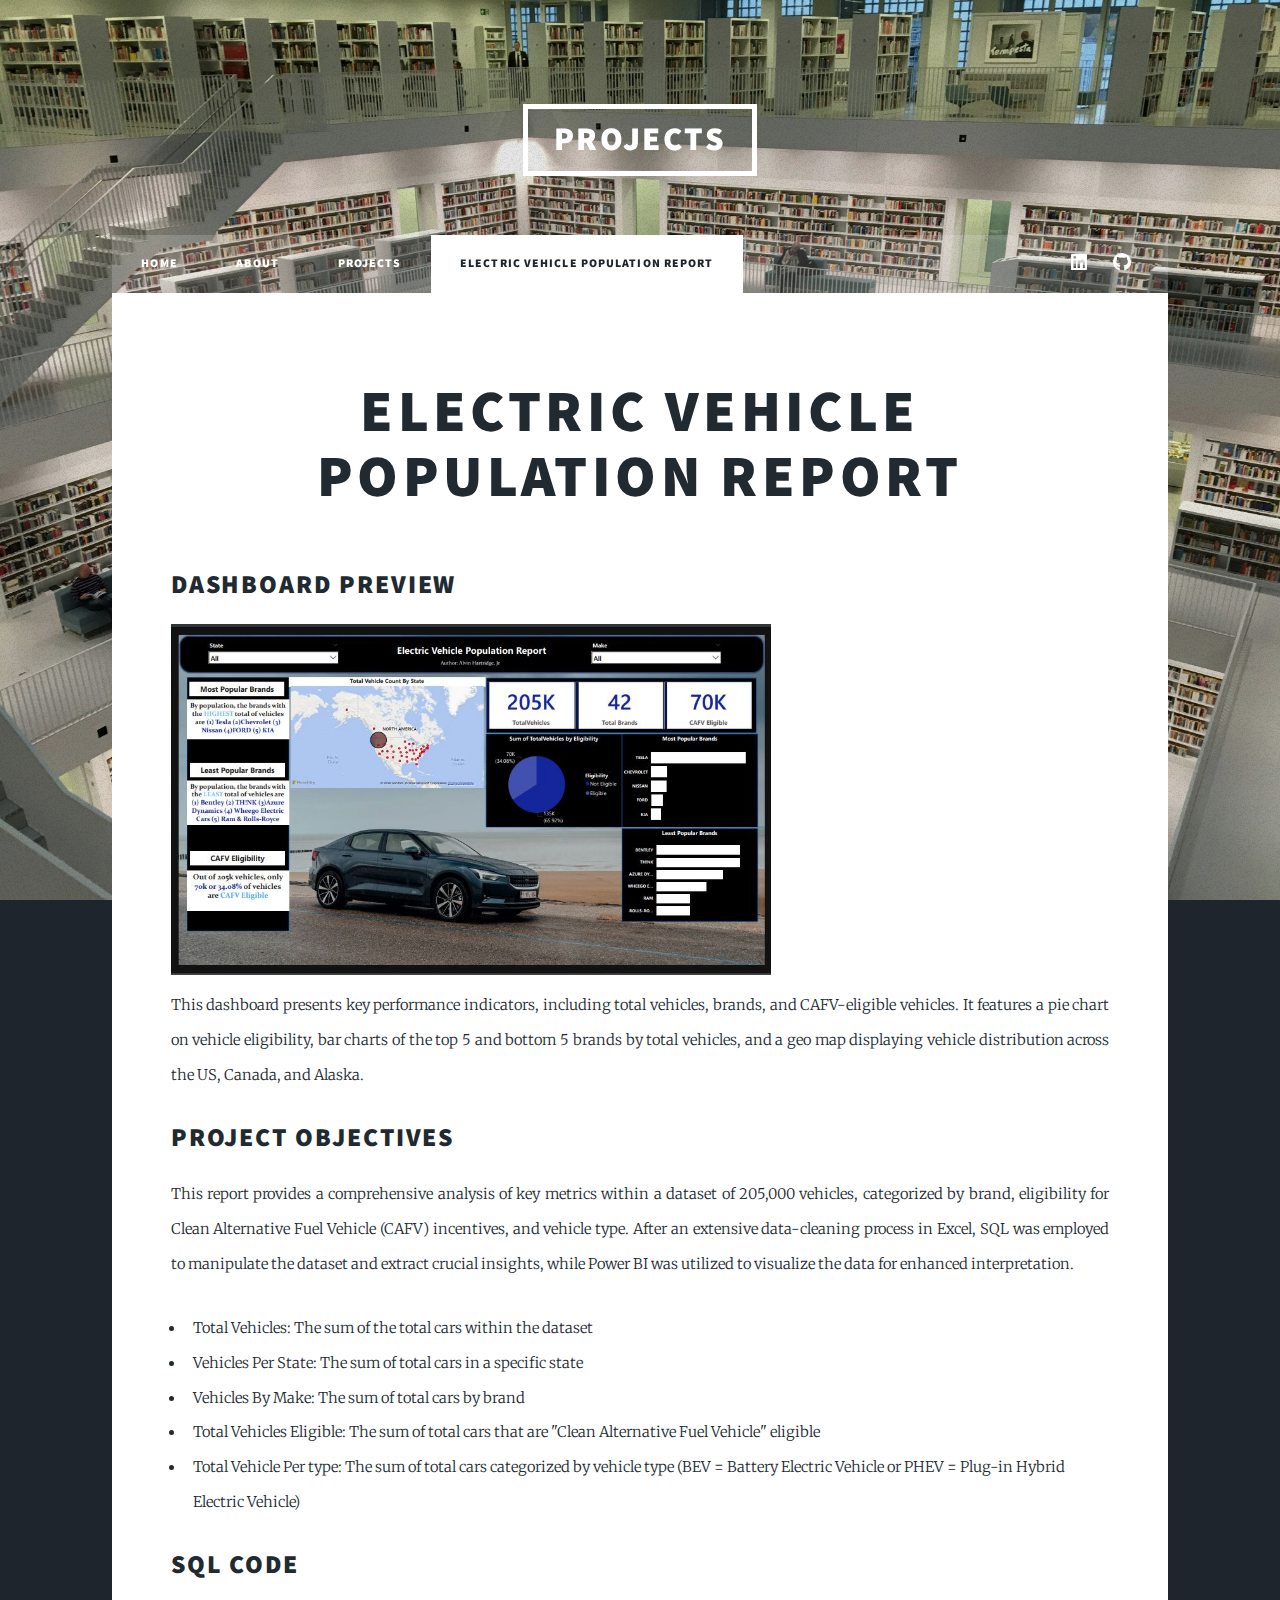
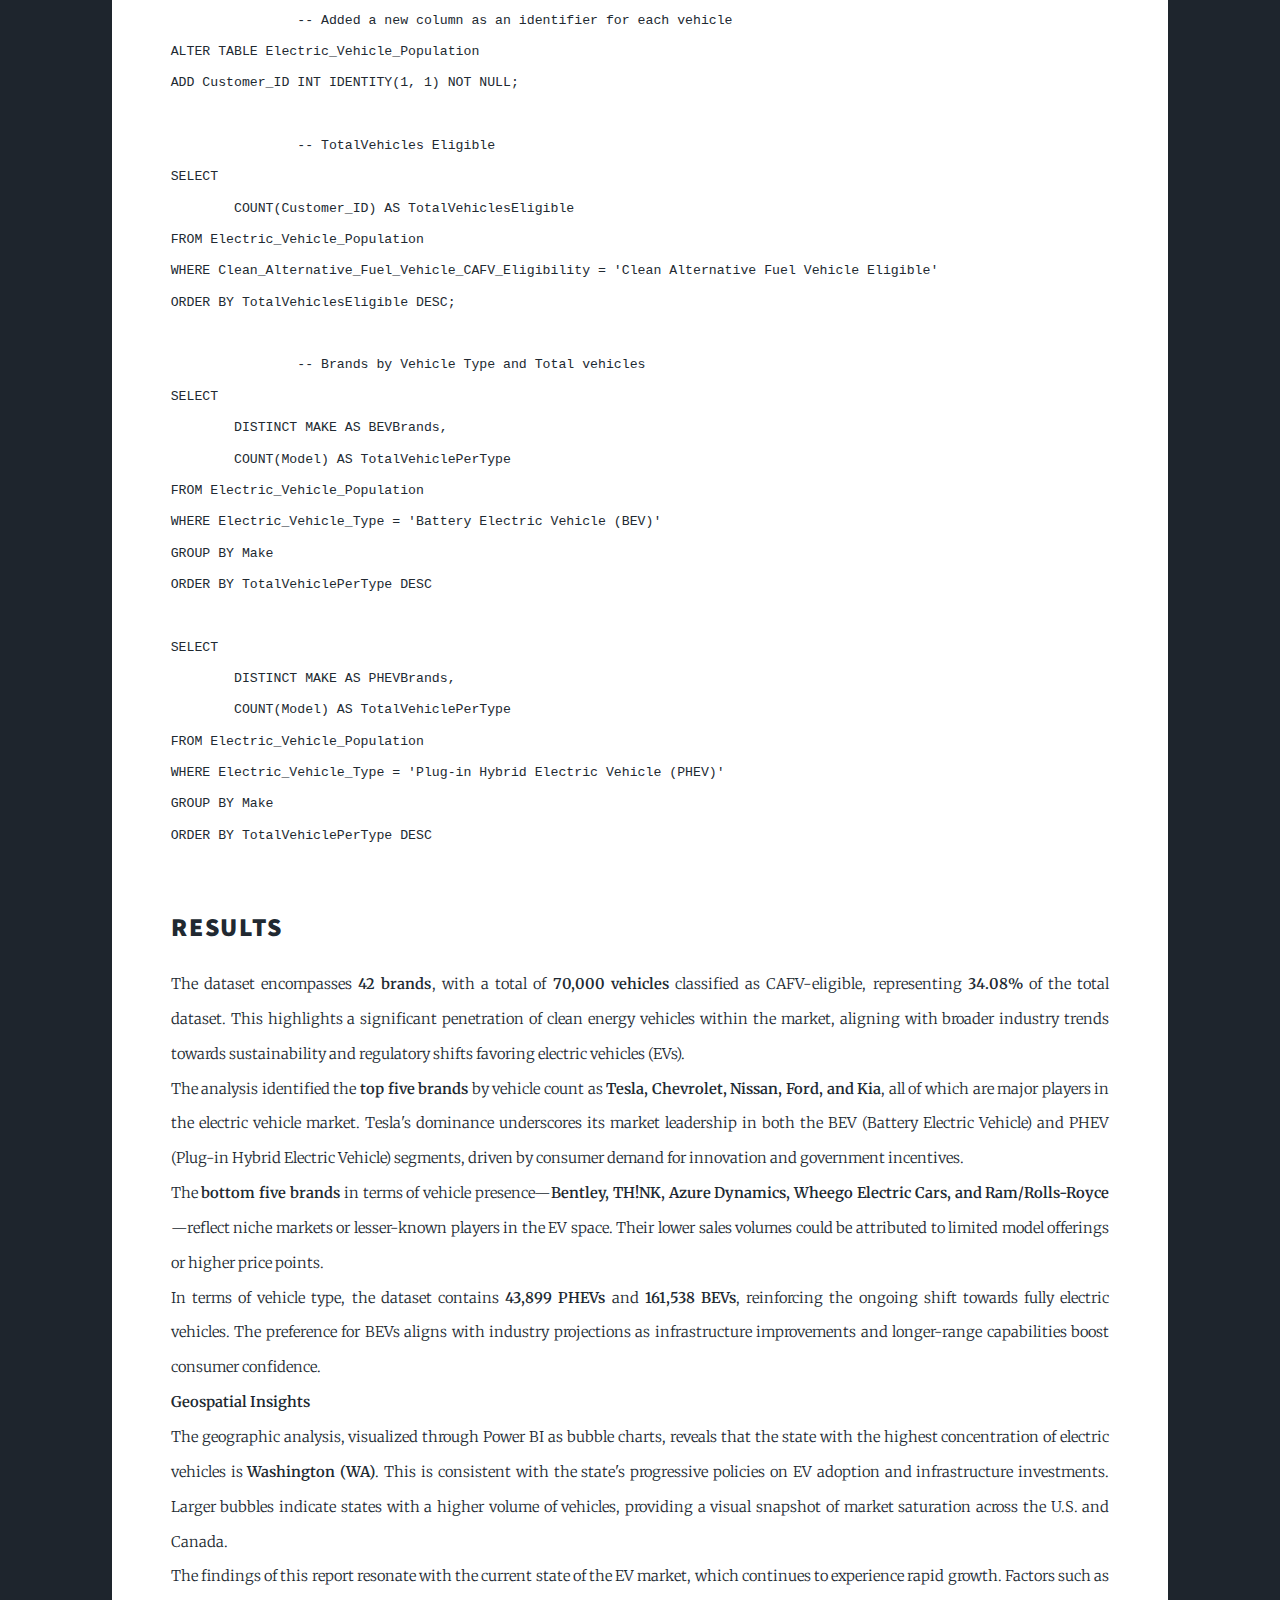
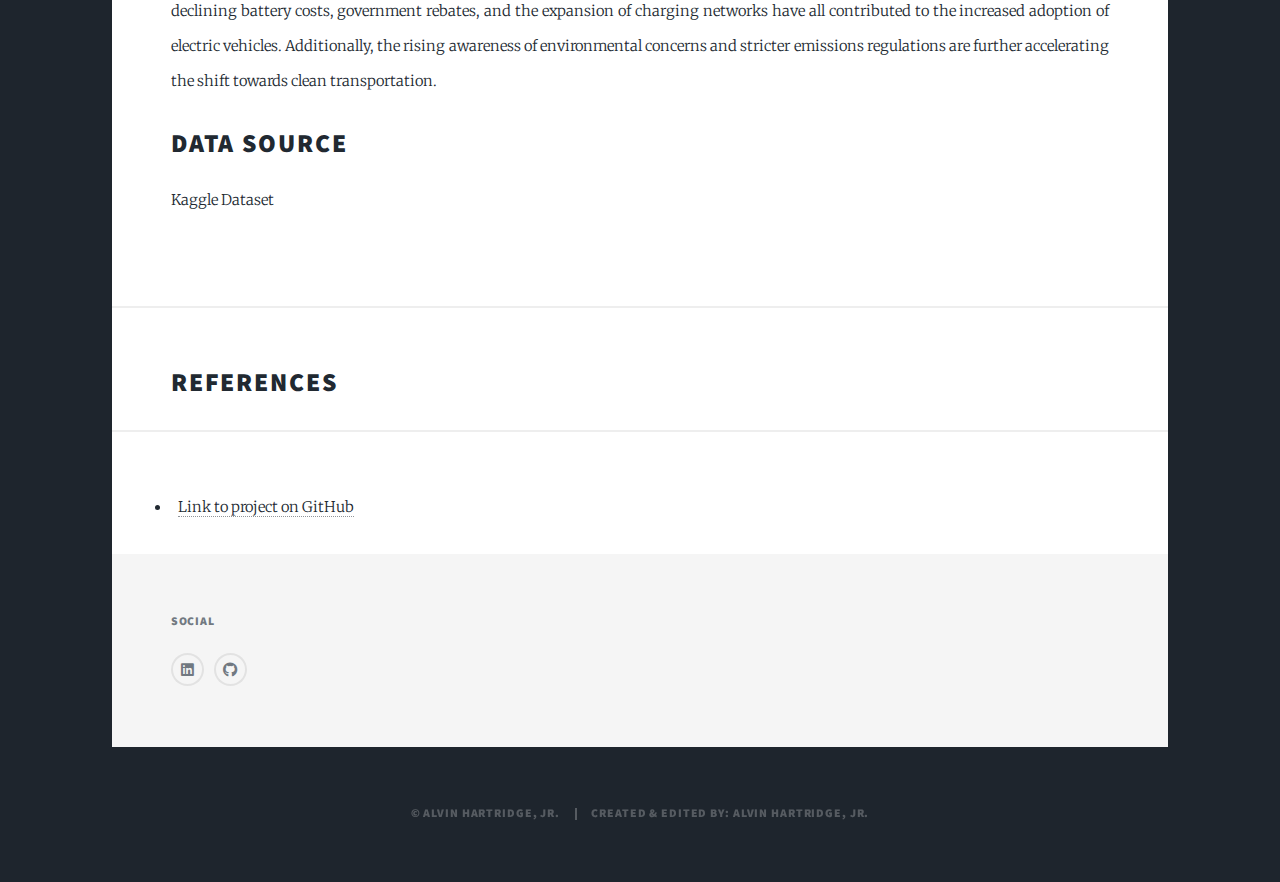
<file: electric-vehicle-population-report.html>
<!DOCTYPE HTML>
<html>
<head>
    <title>Electric Vehicle Population Report</title>
    <meta charset="utf-8" />
    <meta name="viewport" content="width=device-width, initial-scale=1, user-scalable=no" />
    <link rel="stylesheet" href="assets/css/main.css" />
    <noscript><link rel="stylesheet" href="assets/css/noscript.css" /></noscript>
</head>
<body class="is-preload">

    <!-- Wrapper -->
    <div id="wrapper">

        <!-- Header -->
        <header id="header">
            <a href="elements.html" class="logo">Projects</a>
        </header>

        <!-- Nav -->
        <nav id="nav">
            <ul class="links">
                <li><a href="index.html">Home</a></li>
                <li><a href="generic.html">About</a></li>
                <li><a href="elements.html">Projects</a></li>
                <li class="active"><a href="electric-vehicle-population-report.html">Electric Vehicle Population Report</a></li>
            </ul>
            <ul class="icons">
                <li><a href="https://www.linkedin.com/in/alvin-hartridge-jr-505317198/" class="icon brands fa-linkedin"><span class="label">Linkedin</span></a></li>
                <li><a href="https://github.com/AlvinTheAnalyzer" class="icon brands fa-github"><span class="label">GitHub</span></a></li>
            </ul>
        </nav>

        <!-- Main -->
        <div id="main">

            <!-- Post -->
            <section class="post">
                <header class="major">
                    <h1>Electric Vehicle Population Report</h1>
                </header>

                <!-- Dashboard Snapshots -->
                <h2>Dashboard Preview</h2>
                <div class="gallery">
                    <img src="images/EV_dash.JPG" alt="Main Dashboard" class="responsive-image" style="max-width: 600px; max-height: 400px;" />
                    <!-- Add more snapshots as needed -->
                </div>

                 <div class="post-content">
                    <p>This dashboard presents key performance indicators, including total vehicles, brands, and CAFV-eligible vehicles. It features a pie chart on vehicle eligibility, bar charts of the top 5 and bottom 5 brands by total vehicles, and a geo map displaying vehicle distribution across the US, Canada, and Alaska. </p>
                    <h2>Project Objectives</h2>
		    <p>
			This report provides a comprehensive analysis of key metrics within a dataset of 205,000 vehicles, categorized by brand, eligibility for Clean Alternative Fuel Vehicle (CAFV) incentives, and vehicle type. After an extensive data-cleaning process in Excel, SQL was employed to manipulate the dataset and extract crucial insights, while Power BI was utilized to visualize the data for enhanced interpretation.
		    </p>
		    <ul>
                        <li>Total Vehicles: The sum of the total cars within the dataset</li>
                        <li>Vehicles Per State: The sum of total cars in a specific state</li>
                        <li>Vehicles By Make: The sum of total cars by brand</li>
                        <li>Total Vehicles Eligible: The sum of total cars that are "Clean Alternative Fuel Vehicle" eligible</li>
                        <li>Total Vehicle Per type: The sum of total cars categorized by vehicle type (BEV = Battery Electric Vehicle or PHEV = Plug-in Hybrid Electric Vehicle)</li>
                    </ul>

                <!-- SQL Code Section -->
                <h2>SQL Code</h2>
                <pre>
                -- Added a new column as an identifier for each vehicle
ALTER TABLE Electric_Vehicle_Population
ADD Customer_ID INT IDENTITY(1, 1) NOT NULL;

		-- TotalVehicles Eligible
SELECT
	COUNT(Customer_ID) AS TotalVehiclesEligible
FROM Electric_Vehicle_Population
WHERE Clean_Alternative_Fuel_Vehicle_CAFV_Eligibility = 'Clean Alternative Fuel Vehicle Eligible'
ORDER BY TotalVehiclesEligible DESC;

                -- Brands by Vehicle Type and Total vehicles 
SELECT 
	DISTINCT MAKE AS BEVBrands,
	COUNT(Model) AS TotalVehiclePerType
FROM Electric_Vehicle_Population
WHERE Electric_Vehicle_Type = 'Battery Electric Vehicle (BEV)'
GROUP BY Make 
ORDER BY TotalVehiclePerType DESC

SELECT 
	DISTINCT MAKE AS PHEVBrands,
	COUNT(Model) AS TotalVehiclePerType
FROM Electric_Vehicle_Population
WHERE Electric_Vehicle_Type = 'Plug-in Hybrid Electric Vehicle (PHEV)'
GROUP BY Make
ORDER BY TotalVehiclePerType DESC
                </pre>

                <!-- Findings Section -->
                <h2>Results</h2>
                <p>
                The dataset encompasses <b>42 brands</b>, with a total of <b>70,000 vehicles</b> classified as CAFV-eligible, representing <b>34.08%</b> of the total dataset. This highlights a significant penetration of clean energy vehicles within the market, aligning with broader industry trends towards sustainability and regulatory shifts favoring electric vehicles (EVs). <br />
		The analysis identified the <b>top five brands</b> by vehicle count as <b>Tesla, Chevrolet, Nissan, Ford, and Kia</b>, all of which are major players in the electric vehicle market. Tesla's dominance underscores its market leadership in both the BEV (Battery Electric Vehicle) and PHEV (Plug-in Hybrid Electric Vehicle) segments, driven by consumer demand for innovation and government incentives. <br />
		The <b>bottom five brands</b> in terms of vehicle presence—<b>Bentley, TH!NK, Azure Dynamics, Wheego Electric Cars, and Ram/Rolls-Royce</b>—reflect niche markets or lesser-known players in the EV space. Their lower sales volumes could be attributed to limited model offerings or higher price points. <br />
		In terms of vehicle type, the dataset contains <b>43,899 PHEVs</b> and <b>161,538 BEVs</b>, reinforcing the ongoing shift towards fully electric vehicles. The preference for BEVs aligns with industry projections as infrastructure improvements and longer-range capabilities boost consumer confidence. <br />

		<b>Geospatial Insights</b> <br />
		The geographic analysis, visualized through Power BI as bubble charts, reveals that the state with the highest concentration of electric vehicles is <b>Washington (WA)</b>. This is consistent with the state's progressive policies on EV adoption and infrastructure investments. Larger bubbles indicate states with a higher volume of vehicles, providing a visual snapshot of market saturation across the U.S. and Canada. <br />

		The findings of this report resonate with the current state of the EV market, which continues to experience rapid growth. Factors such as declining battery costs, government rebates, and the expansion of charging networks have all contributed to the increased adoption of electric vehicles. Additionally, the rising awareness of environmental concerns and stricter emissions regulations are further accelerating the shift towards clean transportation.
                    <!-- Add more detailed findings here -->
                </p>
		<h2>Data Source</h2>
                    <p>Kaggle Dataset</p>
            </section>

            <!-- Links Section -->
                <h2>References</h2>
                <ul>
                    <li><a href="https://github.com/AlvinTheAnalyzer/Electric-Car-Population-Report.git" target="_blank">Link to project on GitHub</a></li>
                    <!-- Add more links as needed -->
                </ul>
            </section>

        </div>

        <!-- Footer -->
        <footer id="footer">
            <section>
                <h3>Social</h3>
                <ul class="icons alt">
                    <li><a href="https://www.linkedin.com/in/alvin-hartridge-jr-505317198/" class="icon brands fa-linkedin"><span class="label">Linkedin</span></a></li>
                    <li><a href="https://github.com/AlvinTheAnalyzer" class="icon brands fa-github"><span class="label">GitHub</span></a></li>
                </ul>
            </section>
        </footer>

        <!-- Copyright -->
        <div id="copyright">
            <ul><li>&copy; Alvin Hartridge, JR.</li><li>CREATED & EDITED BY: Alvin Hartridge, JR.</li></ul>
        </div>

    </div>

    <!-- Scripts -->
    <script src="assets/js/jquery.min.js"></script>
    <script src="assets/js/jquery.scrollex.min.js"></script>
    <script src="assets/js/jquery.scrolly.min.js"></script>
    <script src="assets/js/browser.min.js"></script>
    <script src="assets/js/breakpoints.min.js"></script>
    <script src="assets/js/util.js"></script>
    <script src="assets/js/main.js"></script>

</body>
</html>
</file>
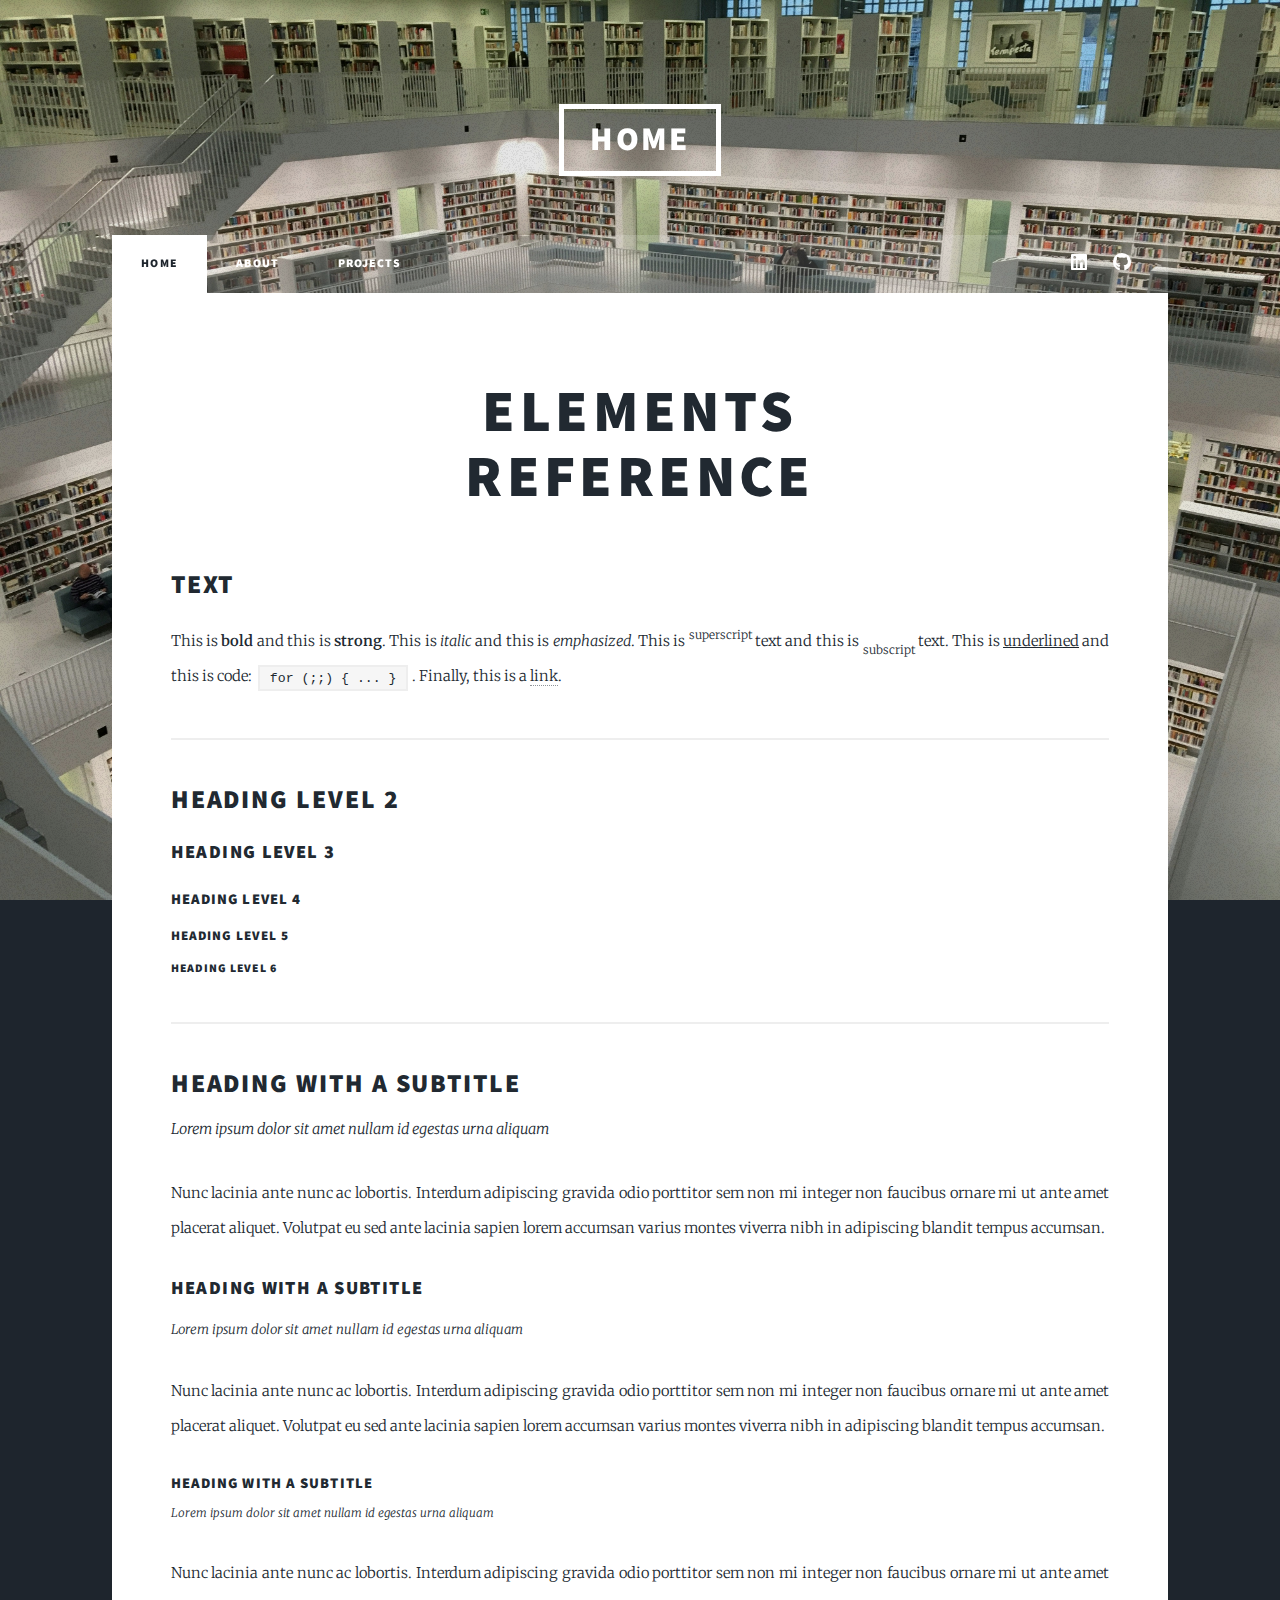
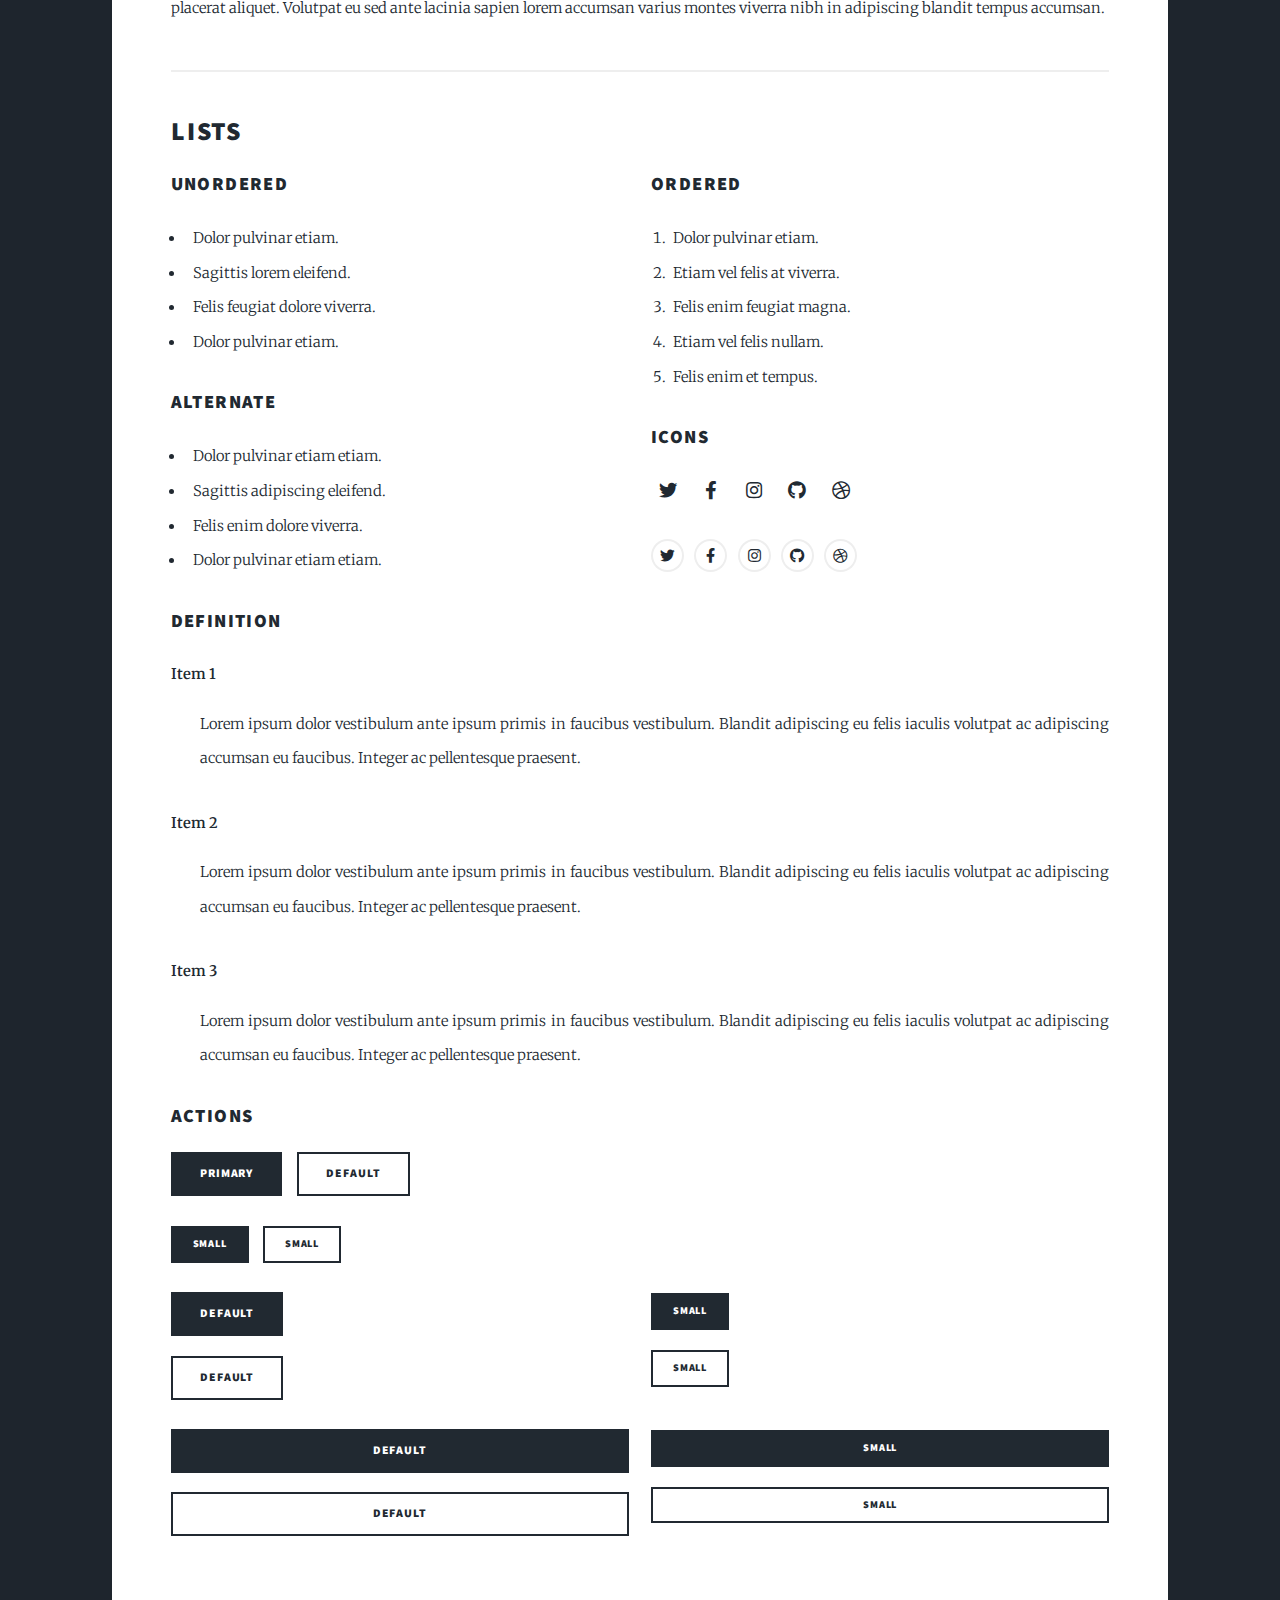
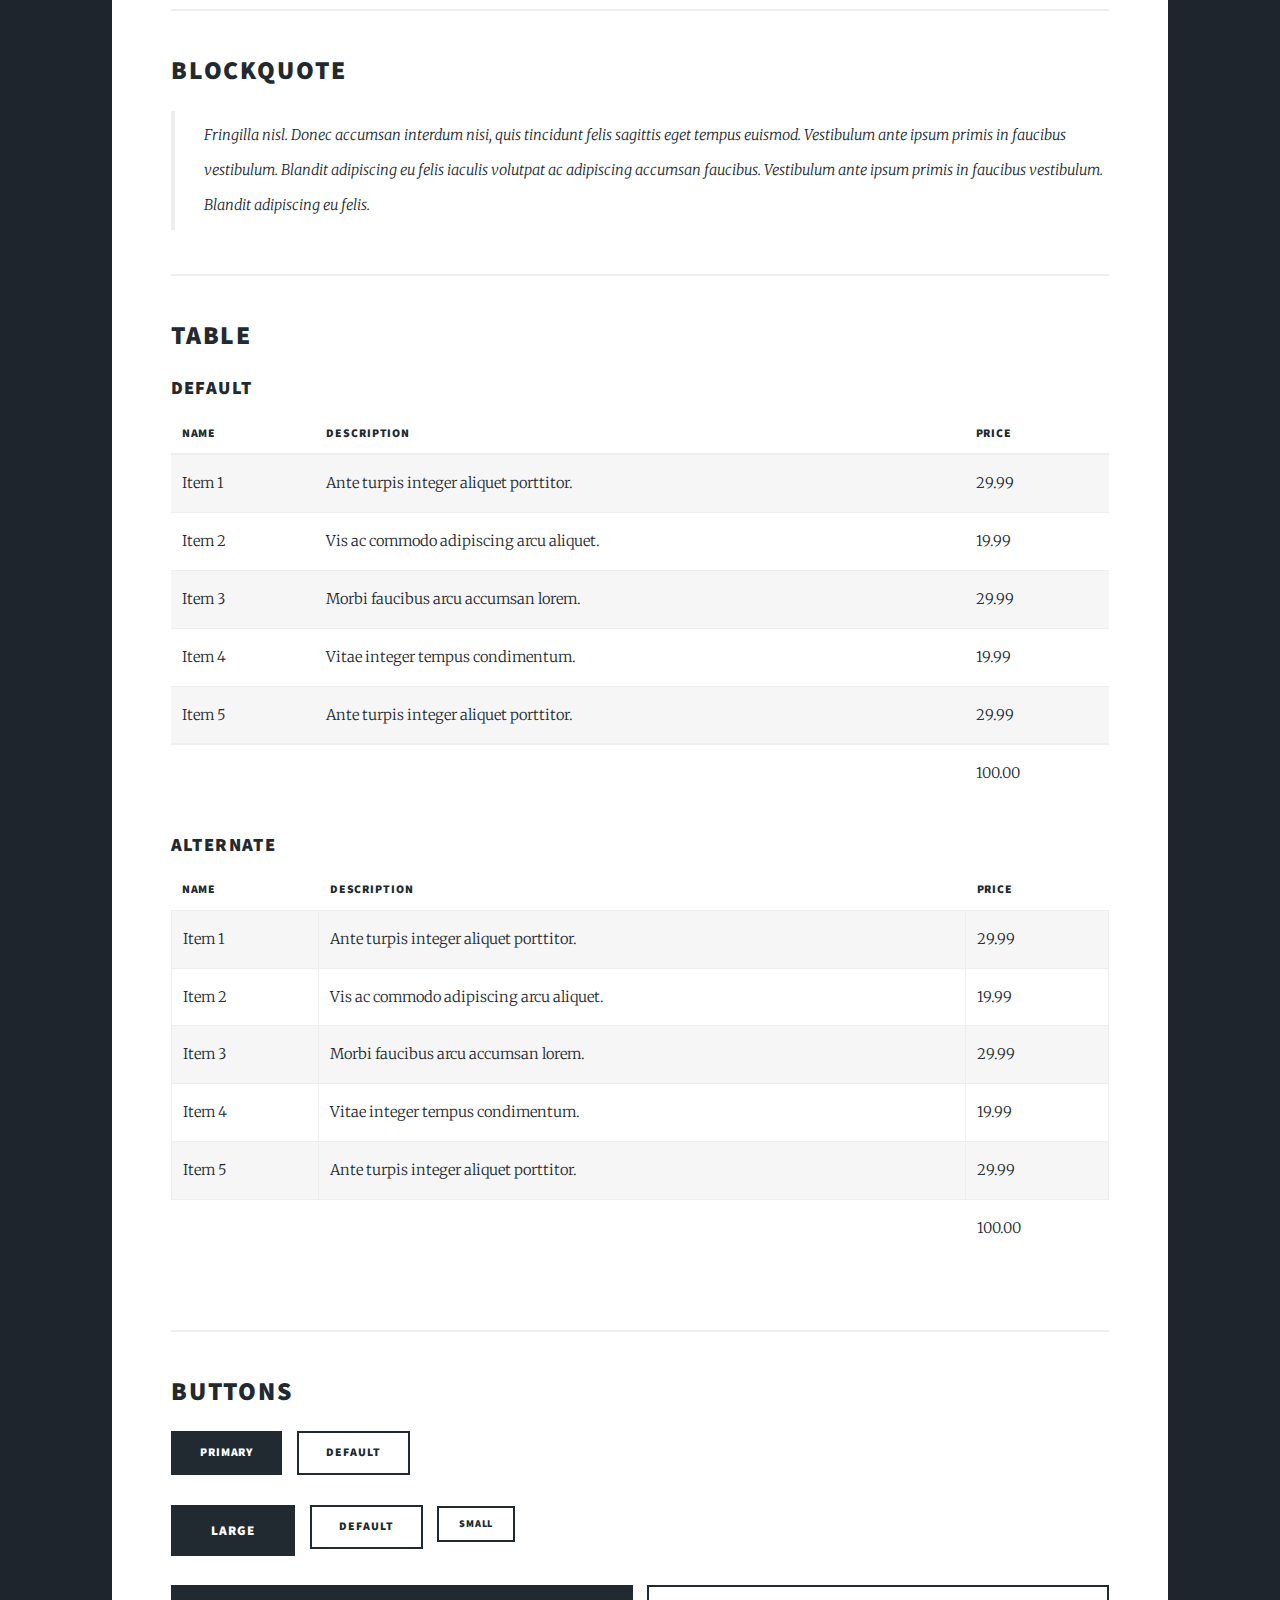
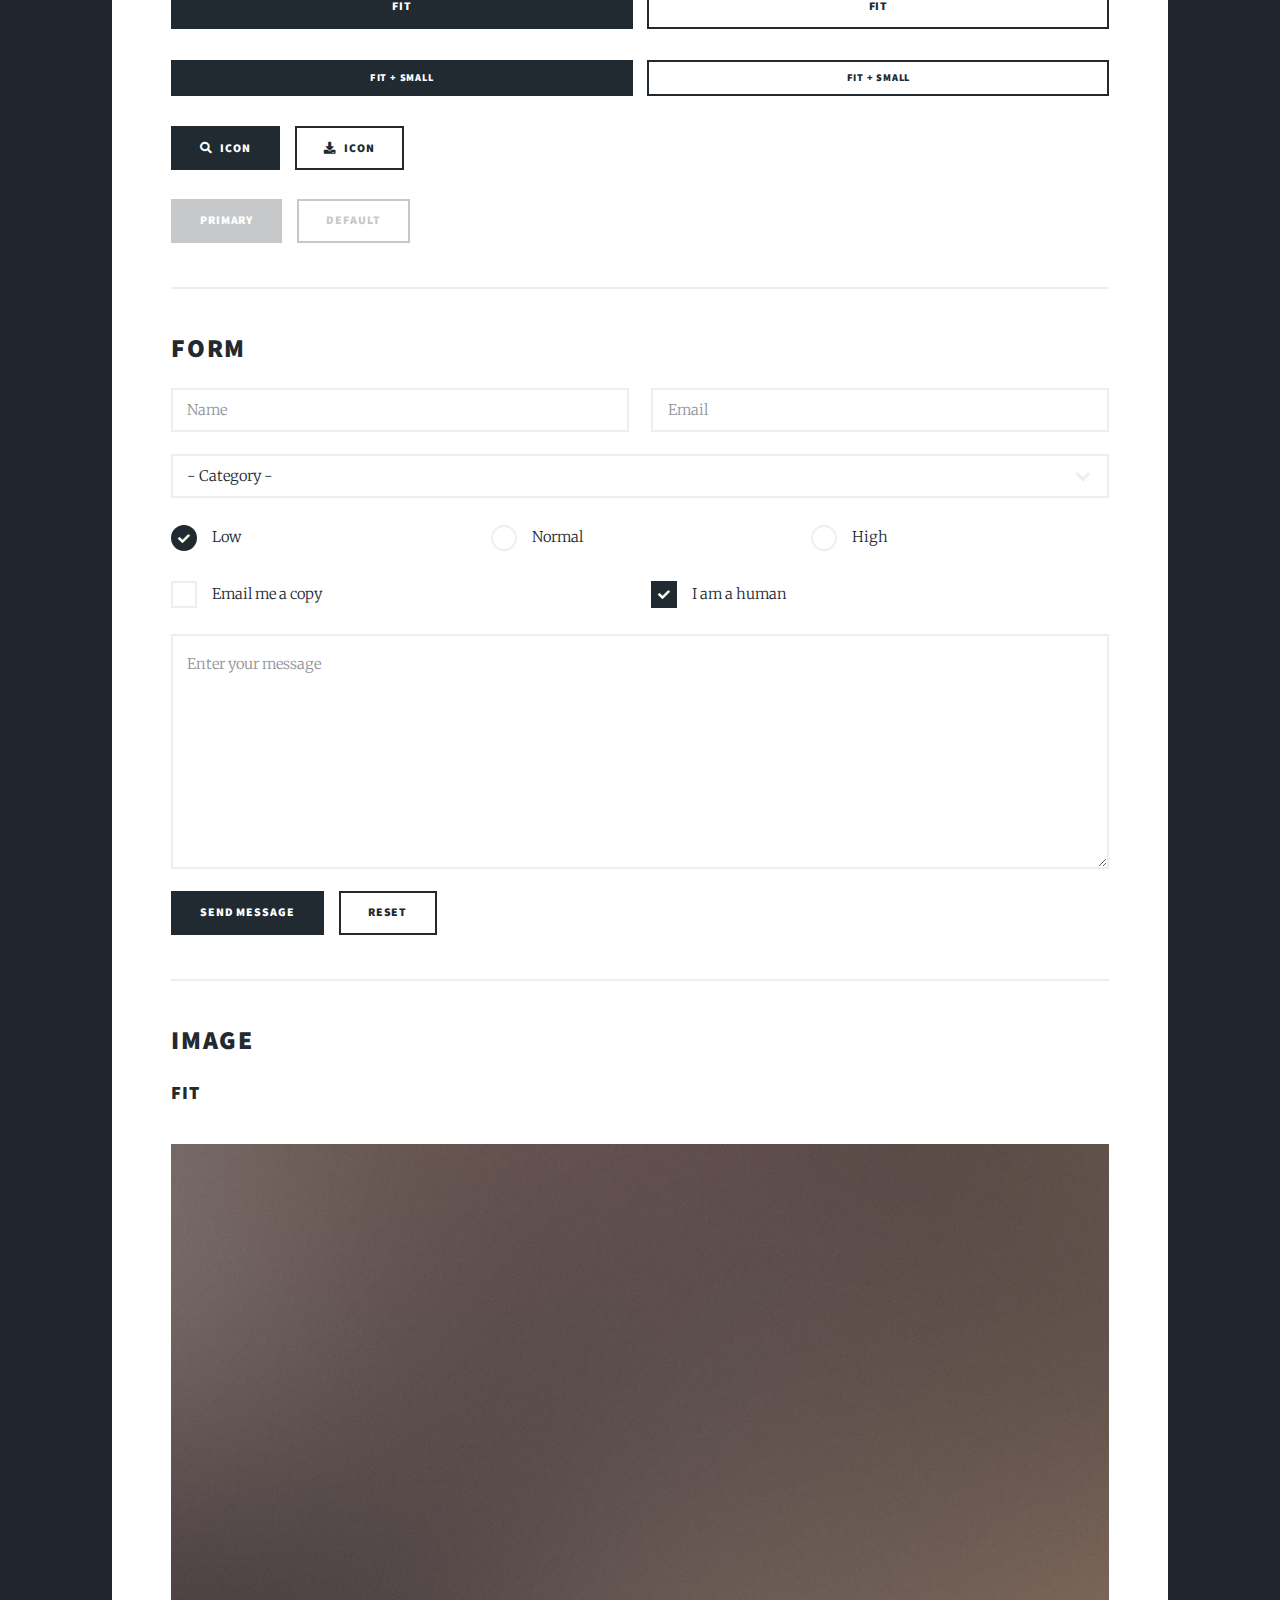
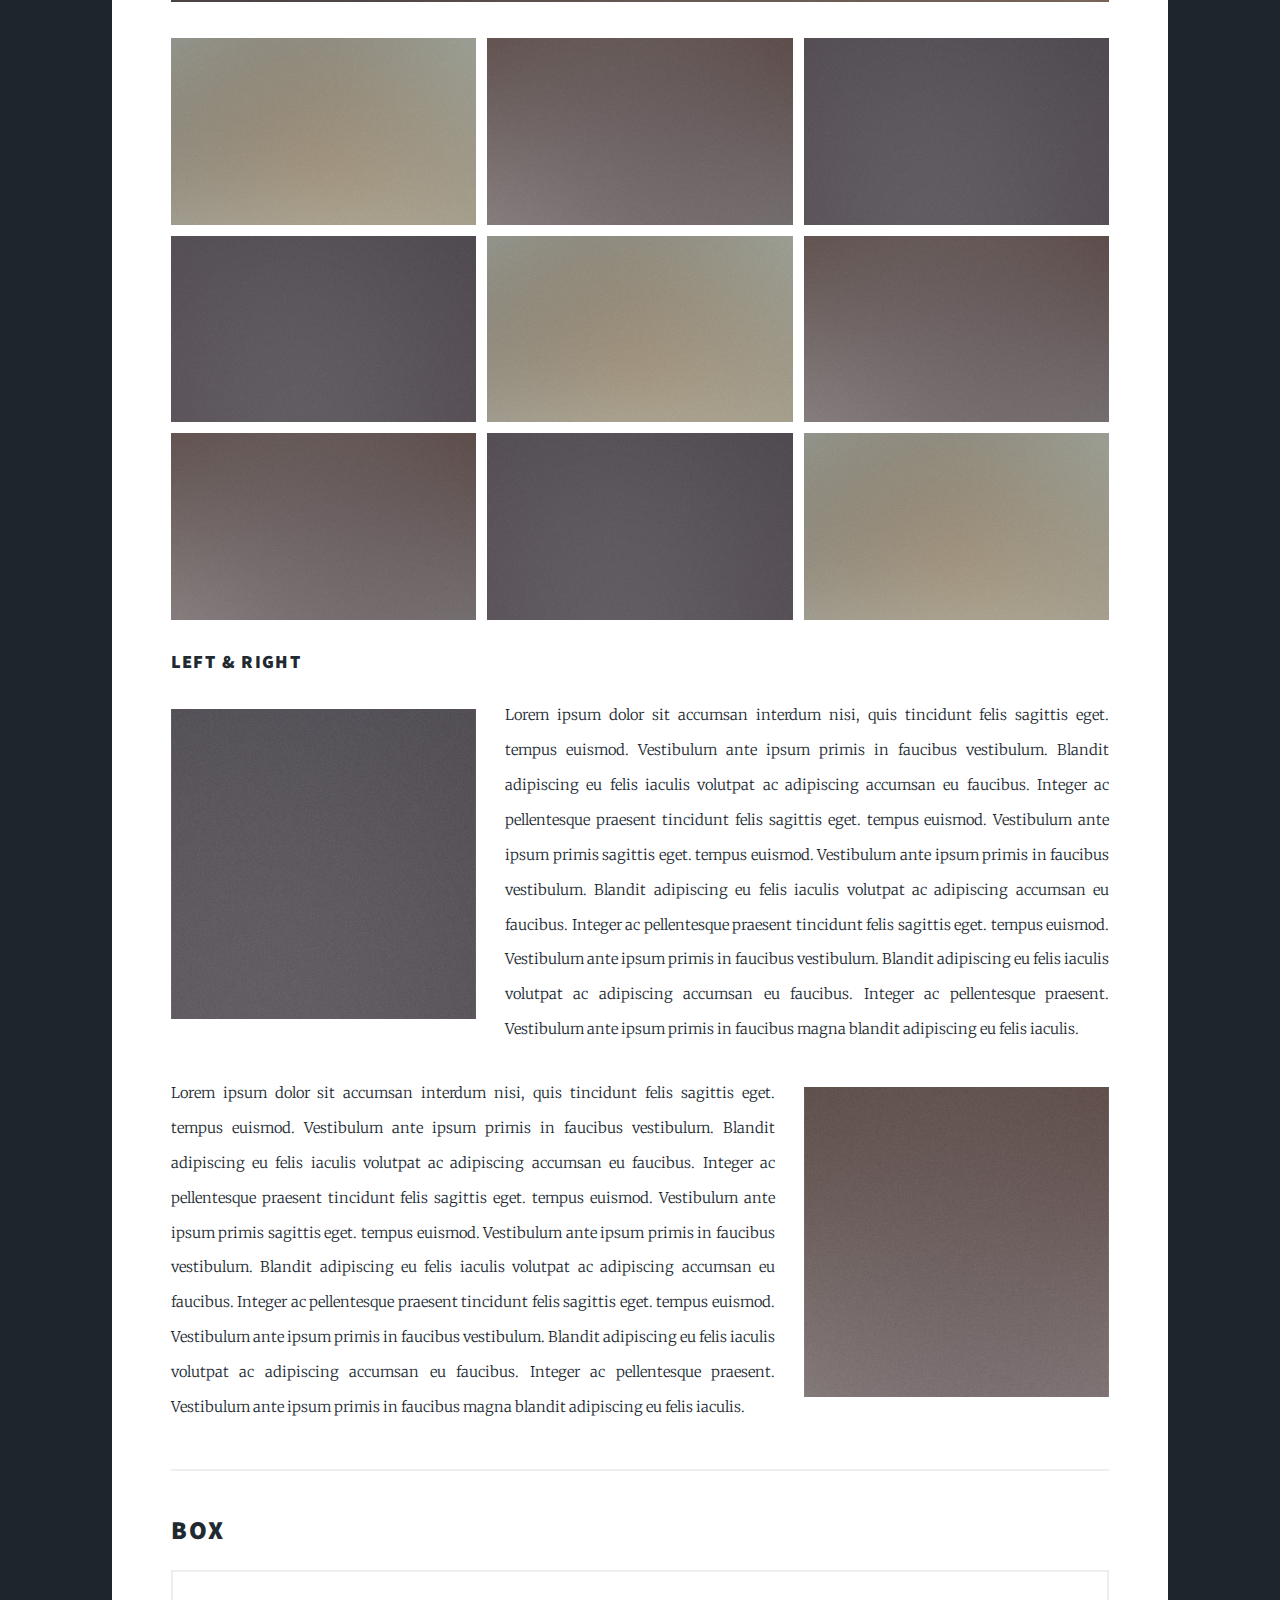
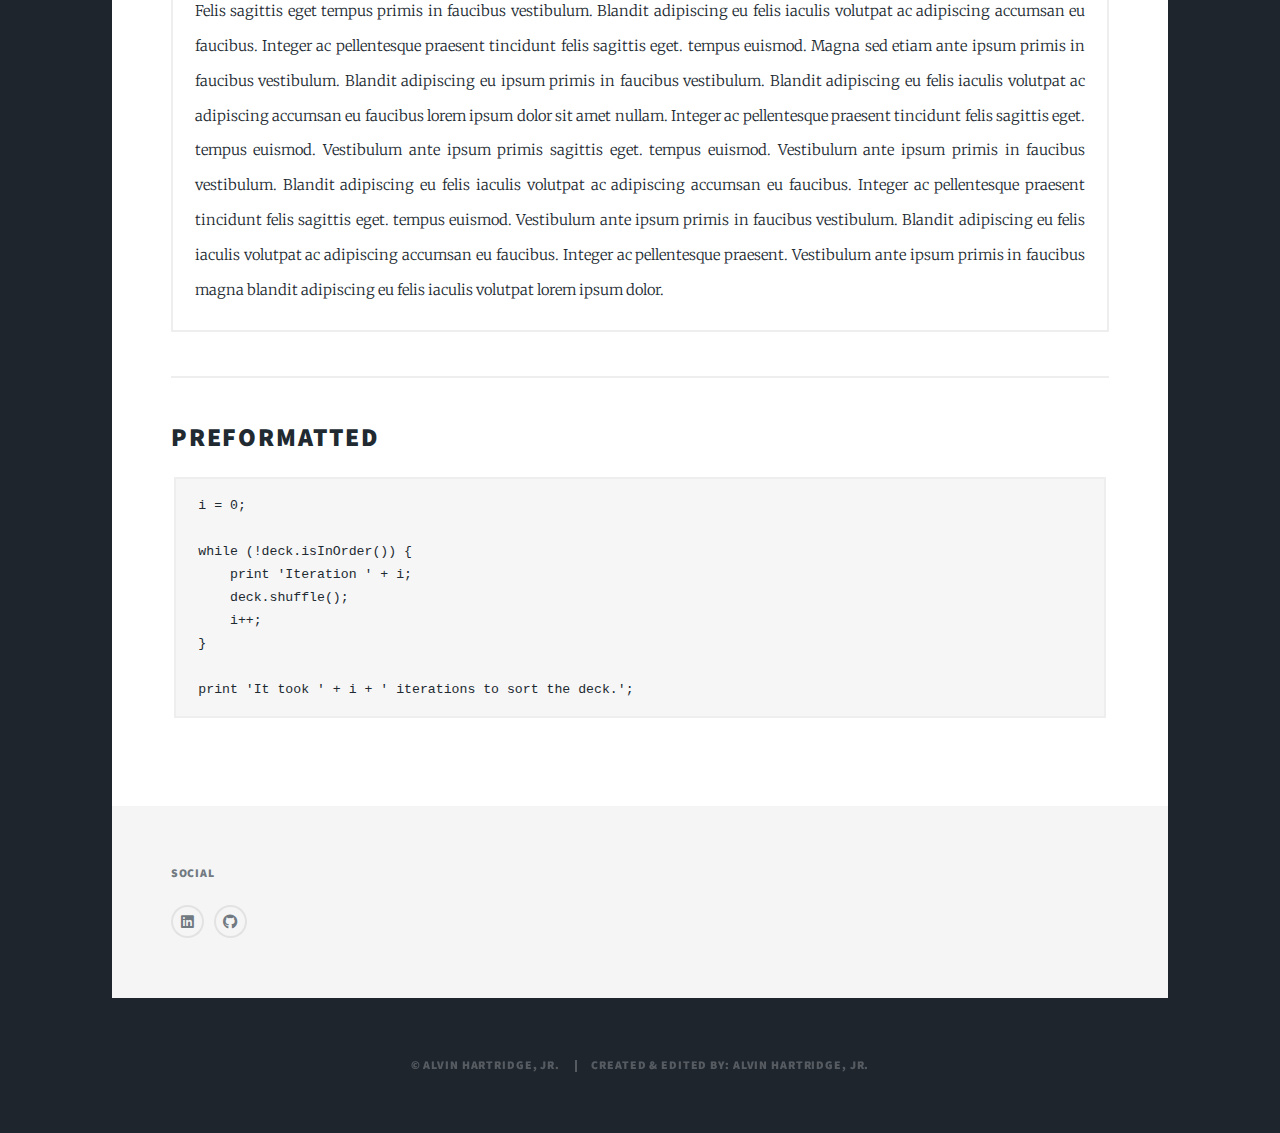
<file: elements.html>
<!DOCTYPE HTML>
<!--
	Massively by HTML5 UP
	html5up.net | @ajlkn
	Free for personal and commercial use under the CCA 3.0 license (html5up.net/license)
-->
<html>
	<head>
		<title>Projects</title>
		<meta charset="utf-8" />
		<meta name="viewport" content="width=device-width, initial-scale=1, user-scalable=no" />
		<link rel="stylesheet" href="assets/css/main.css" />
		<noscript><link rel="stylesheet" href="assets/css/noscript.css" /></noscript>
	</head>
	<body class="is-preload">

		<!-- Wrapper -->
			<div id="wrapper">

				<!-- Header -->
					<header id="header">
						<a href="index.html" class="logo">Home</a>
					</header>

				<!-- Nav -->
					<nav id="nav">
						<ul class="links">
							<li  class="active"><a href="index.html">Home</a></li>
							<li><a href="generic.html">About</a></li>
							<li><a href="elements.html">Projects</a></li>
						</ul>
						<ul class="icons">
							<li><a href="https://www.linkedin.com/in/alvin-hartridge-jr-505317198/" class="icon brands fa-linkedin"><span class="label">Linkedin</span></a></li>
							<li><a href="https://github.com/AlvinTheAnalyzer" class="icon brands fa-github"><span class="label">GitHub</span></a></li>
						</ul>
					</nav>

				<!-- Main -->
					<div id="main">

						<!-- Post -->
							<section class="post">
								<header class="major">
									<h1>Elements<br />
									Reference</h1>
								</header>

								<!-- Text stuff -->
									<h2>Text</h2>
									<p>This is <b>bold</b> and this is <strong>strong</strong>. This is <i>italic</i> and this is <em>emphasized</em>.
									This is <sup>superscript</sup> text and this is <sub>subscript</sub> text.
									This is <u>underlined</u> and this is code: <code>for (;;) { ... }</code>.
									Finally, this is a <a href="#">link</a>.</p>
									<hr />
									<h2>Heading Level 2</h2>
									<h3>Heading Level 3</h3>
									<h4>Heading Level 4</h4>
									<h5>Heading Level 5</h5>
									<h6>Heading Level 6</h6>
									<hr />
									<header>
										<h2>Heading with a Subtitle</h2>
										<p>Lorem ipsum dolor sit amet nullam id egestas urna aliquam</p>
									</header>
									<p>Nunc lacinia ante nunc ac lobortis. Interdum adipiscing gravida odio porttitor sem non mi integer non faucibus ornare mi ut ante amet placerat aliquet. Volutpat eu sed ante lacinia sapien lorem accumsan varius montes viverra nibh in adipiscing blandit tempus accumsan.</p>
									<header>
										<h3>Heading with a Subtitle</h3>
										<p>Lorem ipsum dolor sit amet nullam id egestas urna aliquam</p>
									</header>
									<p>Nunc lacinia ante nunc ac lobortis. Interdum adipiscing gravida odio porttitor sem non mi integer non faucibus ornare mi ut ante amet placerat aliquet. Volutpat eu sed ante lacinia sapien lorem accumsan varius montes viverra nibh in adipiscing blandit tempus accumsan.</p>
									<header>
										<h4>Heading with a Subtitle</h4>
										<p>Lorem ipsum dolor sit amet nullam id egestas urna aliquam</p>
									</header>
									<p>Nunc lacinia ante nunc ac lobortis. Interdum adipiscing gravida odio porttitor sem non mi integer non faucibus ornare mi ut ante amet placerat aliquet. Volutpat eu sed ante lacinia sapien lorem accumsan varius montes viverra nibh in adipiscing blandit tempus accumsan.</p>

									<hr />

								<!-- Lists -->
									<h2>Lists</h2>
									<div class="row">
										<div class="col-6 col-12-small">

											<h3>Unordered</h3>
											<ul>
												<li>Dolor pulvinar etiam.</li>
												<li>Sagittis lorem eleifend.</li>
												<li>Felis feugiat dolore viverra.</li>
												<li>Dolor pulvinar etiam.</li>
											</ul>

											<h3>Alternate</h3>
											<ul class="alt">
												<li>Dolor pulvinar etiam etiam.</li>
												<li>Sagittis adipiscing eleifend.</li>
												<li>Felis enim dolore viverra.</li>
												<li>Dolor pulvinar etiam etiam.</li>
											</ul>

										</div>
										<div class="col-6 col-12-small">

											<h3>Ordered</h3>
											<ol>
												<li>Dolor pulvinar etiam.</li>
												<li>Etiam vel felis at viverra.</li>
												<li>Felis enim feugiat magna.</li>
												<li>Etiam vel felis nullam.</li>
												<li>Felis enim et tempus.</li>
											</ol>

											<h3>Icons</h3>
											<ul class="icons">
												<li><a href="#" class="icon brands fa-twitter"><span class="label">Twitter</span></a></li>
												<li><a href="#" class="icon brands fa-facebook-f"><span class="label">Facebook</span></a></li>
												<li><a href="#" class="icon brands fa-instagram"><span class="label">Instagram</span></a></li>
												<li><a href="#" class="icon brands fa-github"><span class="label">Github</span></a></li>
												<li><a href="#" class="icon brands fa-dribbble"><span class="label">Dribbble</span></a></li>
											</ul>
											<ul class="icons alt">
												<li><a href="#" class="icon brands alt fa-twitter"><span class="label">Twitter</span></a></li>
												<li><a href="#" class="icon brands alt fa-facebook-f"><span class="label">Facebook</span></a></li>
												<li><a href="#" class="icon brands alt fa-instagram"><span class="label">Instagram</span></a></li>
												<li><a href="#" class="icon brands alt fa-github"><span class="label">Github</span></a></li>
												<li><a href="#" class="icon brands alt fa-dribbble"><span class="label">Dribbble</span></a></li>
											</ul>

										</div>
									</div>
									<h3>Definition</h3>
									<dl>
										<dt>Item 1</dt>
										<dd>
											<p>Lorem ipsum dolor vestibulum ante ipsum primis in faucibus vestibulum. Blandit adipiscing eu felis iaculis volutpat ac adipiscing accumsan eu faucibus. Integer ac pellentesque praesent.</p>
										</dd>
										<dt>Item 2</dt>
										<dd>
											<p>Lorem ipsum dolor vestibulum ante ipsum primis in faucibus vestibulum. Blandit adipiscing eu felis iaculis volutpat ac adipiscing accumsan eu faucibus. Integer ac pellentesque praesent.</p>
										</dd>
										<dt>Item 3</dt>
										<dd>
											<p>Lorem ipsum dolor vestibulum ante ipsum primis in faucibus vestibulum. Blandit adipiscing eu felis iaculis volutpat ac adipiscing accumsan eu faucibus. Integer ac pellentesque praesent.</p>
										</dd>
									</dl>

									<h3>Actions</h3>
									<ul class="actions">
										<li><a href="#" class="button primary">Primary</a></li>
										<li><a href="#" class="button">Default</a></li>
									</ul>
									<ul class="actions small">
										<li><a href="#" class="button primary small">Small</a></li>
										<li><a href="#" class="button small">Small</a></li>
									</ul>
									<div class="row">
										<div class="col-6 col-12-small">
											<ul class="actions stacked">
												<li><a href="#" class="button primary">Default</a></li>
												<li><a href="#" class="button">Default</a></li>
											</ul>
										</div>
										<div class="col-6 col-12-small">
											<ul class="actions stacked">
												<li><a href="#" class="button primary small">Small</a></li>
												<li><a href="#" class="button small">Small</a></li>
											</ul>
										</div>
									</div>
									<div class="row">
										<div class="col-6 col-12-small">
											<ul class="actions stacked">
												<li><a href="#" class="button primary fit">Default</a></li>
												<li><a href="#" class="button fit">Default</a></li>
											</ul>
										</div>
										<div class="col-6 col-12-small">
											<ul class="actions stacked">
												<li><a href="#" class="button primary small fit">Small</a></li>
												<li><a href="#" class="button small fit">Small</a></li>
											</ul>
										</div>
									</div>

									<hr />

								<!-- Blockquote -->
									<h2>Blockquote</h2>
									<blockquote>Fringilla nisl. Donec accumsan interdum nisi, quis tincidunt felis sagittis eget tempus euismod. Vestibulum ante ipsum primis in faucibus vestibulum. Blandit adipiscing eu felis iaculis volutpat ac adipiscing accumsan faucibus. Vestibulum ante ipsum primis in faucibus vestibulum. Blandit adipiscing eu felis.</blockquote>

									<hr />

								<!-- Table -->
									<h2>Table</h2>

									<h3>Default</h3>
									<div class="table-wrapper">
										<table>
											<thead>
												<tr>
													<th>Name</th>
													<th>Description</th>
													<th>Price</th>
												</tr>
											</thead>
											<tbody>
												<tr>
													<td>Item 1</td>
													<td>Ante turpis integer aliquet porttitor.</td>
													<td>29.99</td>
												</tr>
												<tr>
													<td>Item 2</td>
													<td>Vis ac commodo adipiscing arcu aliquet.</td>
													<td>19.99</td>
												</tr>
												<tr>
													<td>Item 3</td>
													<td> Morbi faucibus arcu accumsan lorem.</td>
													<td>29.99</td>
												</tr>
												<tr>
													<td>Item 4</td>
													<td>Vitae integer tempus condimentum.</td>
													<td>19.99</td>
												</tr>
												<tr>
													<td>Item 5</td>
													<td>Ante turpis integer aliquet porttitor.</td>
													<td>29.99</td>
												</tr>
											</tbody>
											<tfoot>
												<tr>
													<td colspan="2"></td>
													<td>100.00</td>
												</tr>
											</tfoot>
										</table>
									</div>

									<h3>Alternate</h3>
									<div class="table-wrapper">
										<table class="alt">
											<thead>
												<tr>
													<th>Name</th>
													<th>Description</th>
													<th>Price</th>
												</tr>
											</thead>
											<tbody>
												<tr>
													<td>Item 1</td>
													<td>Ante turpis integer aliquet porttitor.</td>
													<td>29.99</td>
												</tr>
												<tr>
													<td>Item 2</td>
													<td>Vis ac commodo adipiscing arcu aliquet.</td>
													<td>19.99</td>
												</tr>
												<tr>
													<td>Item 3</td>
													<td> Morbi faucibus arcu accumsan lorem.</td>
													<td>29.99</td>
												</tr>
												<tr>
													<td>Item 4</td>
													<td>Vitae integer tempus condimentum.</td>
													<td>19.99</td>
												</tr>
												<tr>
													<td>Item 5</td>
													<td>Ante turpis integer aliquet porttitor.</td>
													<td>29.99</td>
												</tr>
											</tbody>
											<tfoot>
												<tr>
													<td colspan="2"></td>
													<td>100.00</td>
												</tr>
											</tfoot>
										</table>
									</div>

									<hr />

								<!-- Buttons -->
									<h2>Buttons</h2>
									<ul class="actions">
										<li><a href="#" class="button primary">Primary</a></li>
										<li><a href="#" class="button">Default</a></li>
									</ul>
									<ul class="actions">
										<li><a href="#" class="button primary large">Large</a></li>
										<li><a href="#" class="button">Default</a></li>
										<li><a href="#" class="button small">Small</a></li>
									</ul>
									<ul class="actions fit">
										<li><a href="#" class="button primary fit">Fit</a></li>
										<li><a href="#" class="button fit">Fit</a></li>
									</ul>
									<ul class="actions fit small">
										<li><a href="#" class="button primary fit small">Fit + Small</a></li>
										<li><a href="#" class="button fit small">Fit + Small</a></li>
									</ul>
									<ul class="actions">
										<li><a href="#" class="button primary icon solid fa-search">Icon</a></li>
										<li><a href="#" class="button icon solid fa-download">Icon</a></li>
									</ul>
									<ul class="actions">
										<li><span class="button primary disabled">Primary</span></li>
										<li><span class="button disabled">Default</span></li>
									</ul>

									<hr />

								<!-- Form -->
									<h2>Form</h2>

									<form method="post" action="#">
										<div class="row gtr-uniform">
											<div class="col-6 col-12-xsmall">
												<input type="text" name="demo-name" id="demo-name" value="" placeholder="Name" />
											</div>
											<div class="col-6 col-12-xsmall">
												<input type="email" name="demo-email" id="demo-email" value="" placeholder="Email" />
											</div>
											<!-- Break -->
											<div class="col-12">
												<select name="demo-category" id="demo-category">
													<option value="">- Category -</option>
													<option value="1">Manufacturing</option>
													<option value="1">Shipping</option>
													<option value="1">Administration</option>
													<option value="1">Human Resources</option>
												</select>
											</div>
											<!-- Break -->
											<div class="col-4 col-12-small">
												<input type="radio" id="demo-priority-low" name="demo-priority" checked>
												<label for="demo-priority-low">Low</label>
											</div>
											<div class="col-4 col-12-small">
												<input type="radio" id="demo-priority-normal" name="demo-priority">
												<label for="demo-priority-normal">Normal</label>
											</div>
											<div class="col-4 col-12-small">
												<input type="radio" id="demo-priority-high" name="demo-priority">
												<label for="demo-priority-high">High</label>
											</div>
											<!-- Break -->
											<div class="col-6 col-12-small">
												<input type="checkbox" id="demo-copy" name="demo-copy">
												<label for="demo-copy">Email me a copy</label>
											</div>
											<div class="col-6 col-12-small">
												<input type="checkbox" id="demo-human" name="demo-human" checked>
												<label for="demo-human">I am a human</label>
											</div>
											<!-- Break -->
											<div class="col-12">
												<textarea name="demo-message" id="demo-message" placeholder="Enter your message" rows="6"></textarea>
											</div>
											<!-- Break -->
											<div class="col-12">
												<ul class="actions">
													<li><input type="submit" value="Send Message" class="primary" /></li>
													<li><input type="reset" value="Reset" /></li>
												</ul>
											</div>
										</div>
									</form>

									<hr />

								<!-- Image -->
									<h2>Image</h2>

									<h3>Fit</h3>
									<span class="image fit"><img src="images/pic01.jpg" alt="" /></span>
									<div class="box alt">
										<div class="row gtr-50 gtr-uniform">
											<div class="col-4"><span class="image fit"><img src="images/pic02.jpg" alt="" /></span></div>
											<div class="col-4"><span class="image fit"><img src="images/pic03.jpg" alt="" /></span></div>
											<div class="col-4"><span class="image fit"><img src="images/pic04.jpg" alt="" /></span></div>
											<!-- Break -->
											<div class="col-4"><span class="image fit"><img src="images/pic04.jpg" alt="" /></span></div>
											<div class="col-4"><span class="image fit"><img src="images/pic02.jpg" alt="" /></span></div>
											<div class="col-4"><span class="image fit"><img src="images/pic03.jpg" alt="" /></span></div>
											<!-- Break -->
											<div class="col-4"><span class="image fit"><img src="images/pic03.jpg" alt="" /></span></div>
											<div class="col-4"><span class="image fit"><img src="images/pic04.jpg" alt="" /></span></div>
											<div class="col-4"><span class="image fit"><img src="images/pic02.jpg" alt="" /></span></div>
										</div>
									</div>

									<h3>Left &amp; Right</h3>
									<p><span class="image left"><img src="images/pic08.jpg" alt="" /></span>Lorem ipsum dolor sit accumsan interdum nisi, quis tincidunt felis sagittis eget. tempus euismod. Vestibulum ante ipsum primis in faucibus vestibulum. Blandit adipiscing eu felis iaculis volutpat ac adipiscing accumsan eu faucibus. Integer ac pellentesque praesent tincidunt felis sagittis eget. tempus euismod. Vestibulum ante ipsum primis sagittis eget. tempus euismod. Vestibulum ante ipsum primis in faucibus vestibulum. Blandit adipiscing eu felis iaculis volutpat ac adipiscing accumsan eu faucibus. Integer ac pellentesque praesent tincidunt felis sagittis eget. tempus euismod. Vestibulum ante ipsum primis in faucibus vestibulum. Blandit adipiscing eu felis iaculis volutpat ac adipiscing accumsan eu faucibus. Integer ac pellentesque praesent. Vestibulum ante ipsum primis in faucibus magna blandit adipiscing eu felis iaculis.</p>
									<p><span class="image right"><img src="images/pic09.jpg" alt="" /></span>Lorem ipsum dolor sit accumsan interdum nisi, quis tincidunt felis sagittis eget. tempus euismod. Vestibulum ante ipsum primis in faucibus vestibulum. Blandit adipiscing eu felis iaculis volutpat ac adipiscing accumsan eu faucibus. Integer ac pellentesque praesent tincidunt felis sagittis eget. tempus euismod. Vestibulum ante ipsum primis sagittis eget. tempus euismod. Vestibulum ante ipsum primis in faucibus vestibulum. Blandit adipiscing eu felis iaculis volutpat ac adipiscing accumsan eu faucibus. Integer ac pellentesque praesent tincidunt felis sagittis eget. tempus euismod. Vestibulum ante ipsum primis in faucibus vestibulum. Blandit adipiscing eu felis iaculis volutpat ac adipiscing accumsan eu faucibus. Integer ac pellentesque praesent. Vestibulum ante ipsum primis in faucibus magna blandit adipiscing eu felis iaculis.</p>

									<hr />

								<!-- Box -->
									<h2>Box</h2>
									<div class="box">
										<p>Felis sagittis eget tempus primis in faucibus vestibulum. Blandit adipiscing eu felis iaculis volutpat ac adipiscing accumsan eu faucibus. Integer ac pellentesque praesent tincidunt felis sagittis eget. tempus euismod. Magna sed etiam ante ipsum primis in faucibus vestibulum. Blandit adipiscing eu ipsum primis in faucibus vestibulum. Blandit adipiscing eu felis iaculis volutpat ac adipiscing accumsan eu faucibus lorem ipsum dolor sit amet nullam. Integer ac pellentesque praesent tincidunt felis sagittis eget. tempus euismod. Vestibulum ante ipsum primis sagittis eget. tempus euismod. Vestibulum ante ipsum primis in faucibus vestibulum. Blandit adipiscing eu felis iaculis volutpat ac adipiscing accumsan eu faucibus. Integer ac pellentesque praesent tincidunt felis sagittis eget. tempus euismod. Vestibulum ante ipsum primis in faucibus vestibulum. Blandit adipiscing eu felis iaculis volutpat ac adipiscing accumsan eu faucibus. Integer ac pellentesque praesent. Vestibulum ante ipsum primis in faucibus magna blandit adipiscing eu felis iaculis volutpat lorem ipsum dolor.</p>
									</div>

									<hr />

								<!-- Preformatted Code -->
									<h2>Preformatted</h2>
									<pre><code>i = 0;

while (!deck.isInOrder()) {
    print 'Iteration ' + i;
    deck.shuffle();
    i++;
}

print 'It took ' + i + ' iterations to sort the deck.';
</code></pre>

							</section>

					</div>

				<!-- Footer -->
					<footer id="footer">
							<section>
								<h3>Social</h3>
								<ul class="icons alt">
									<li><a href="https://www.linkedin.com/in/alvin-hartridge-jr-505317198/" class="icon brands fa-linkedin"><span class="label">Linkedin</span></a></li>
									<li><a href="https://github.com/AlvinTheAnalyzer" class="icon brands fa-github"><span class="label">GitHub</span></a></li>
								</ul>
							</section>
						</section>
					</footer>

				<!-- Copyright -->
					<div id="copyright">
						<ul><li>&copy; Alvin Hartridge, JR.</li><li>CREATED & EDITED BY: Alvin Hartridge, JR.</a></li></ul>
					</div>

			</div>

		<!-- Scripts -->
			<script src="assets/js/jquery.min.js"></script>
			<script src="assets/js/jquery.scrollex.min.js"></script>
			<script src="assets/js/jquery.scrolly.min.js"></script>
			<script src="assets/js/browser.min.js"></script>
			<script src="assets/js/breakpoints.min.js"></script>
			<script src="assets/js/util.js"></script>
			<script src="assets/js/main.js"></script>

	</body>
</html>
</file>
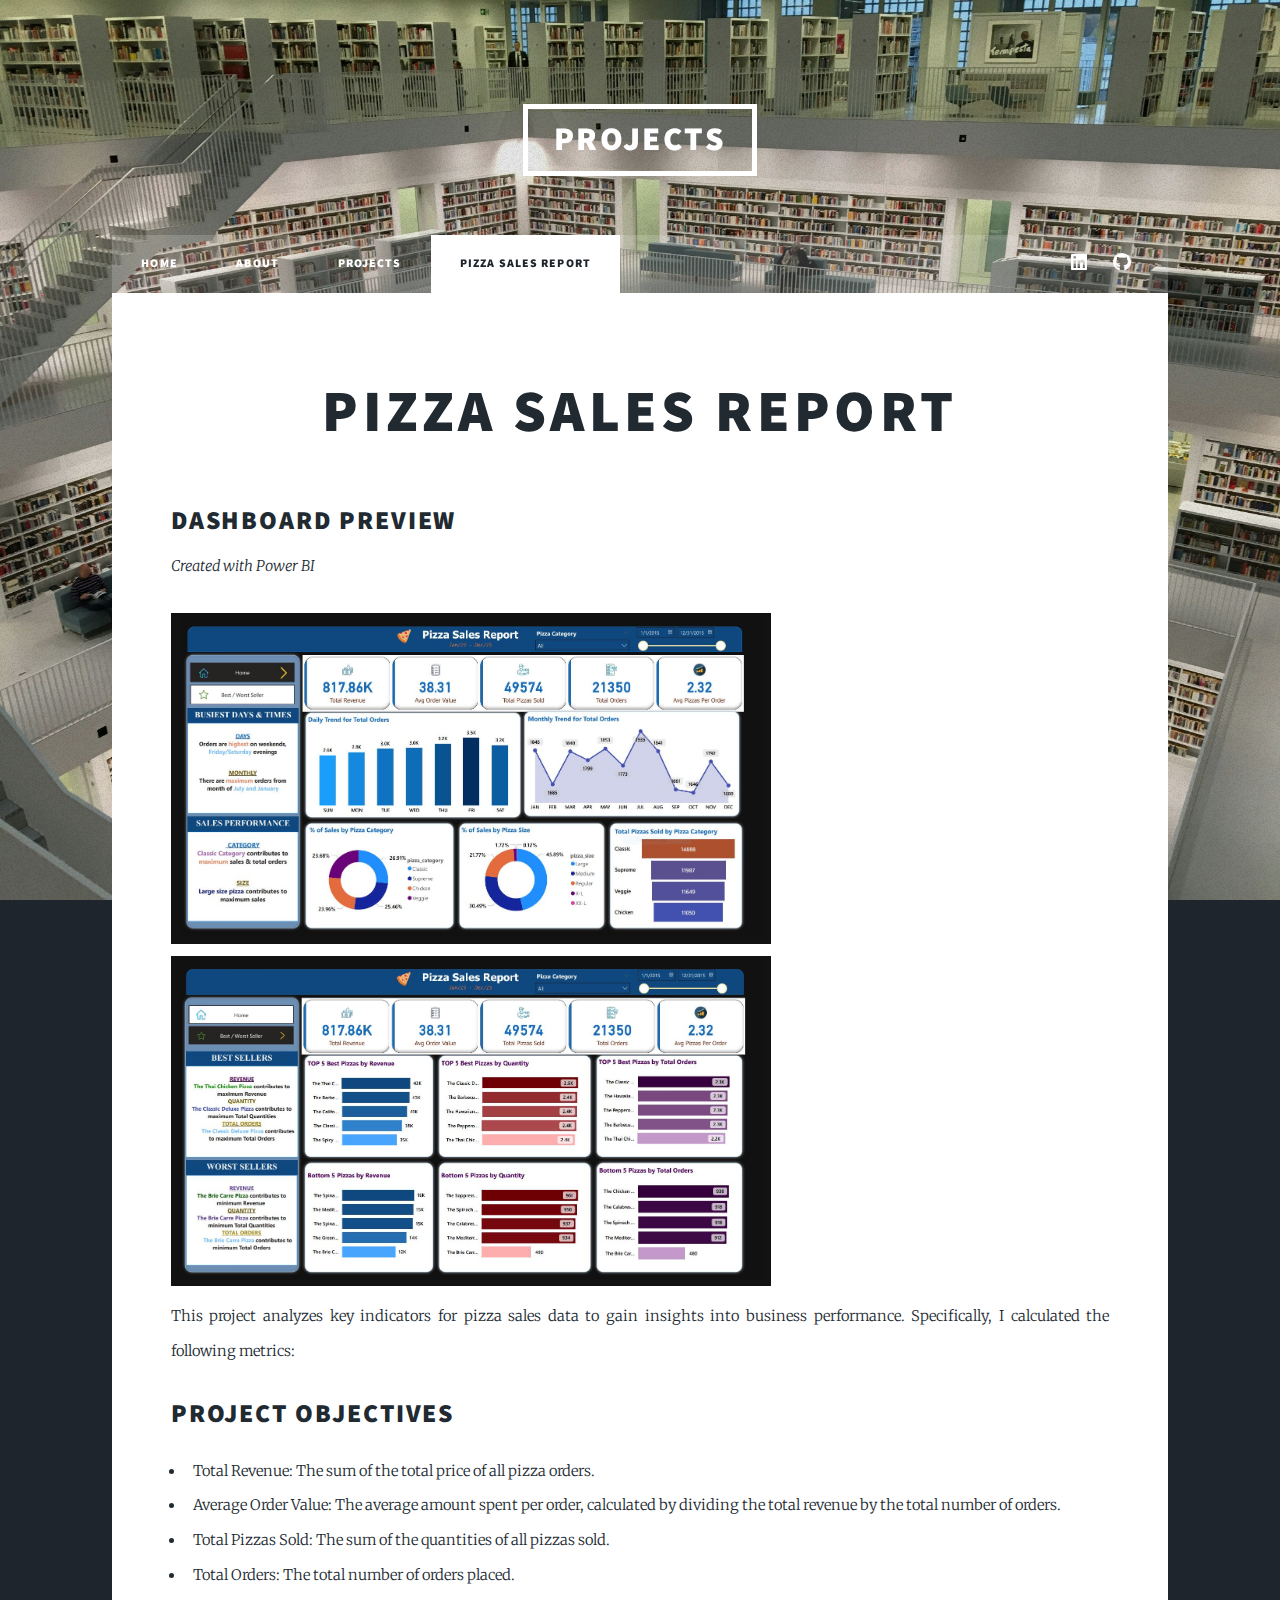
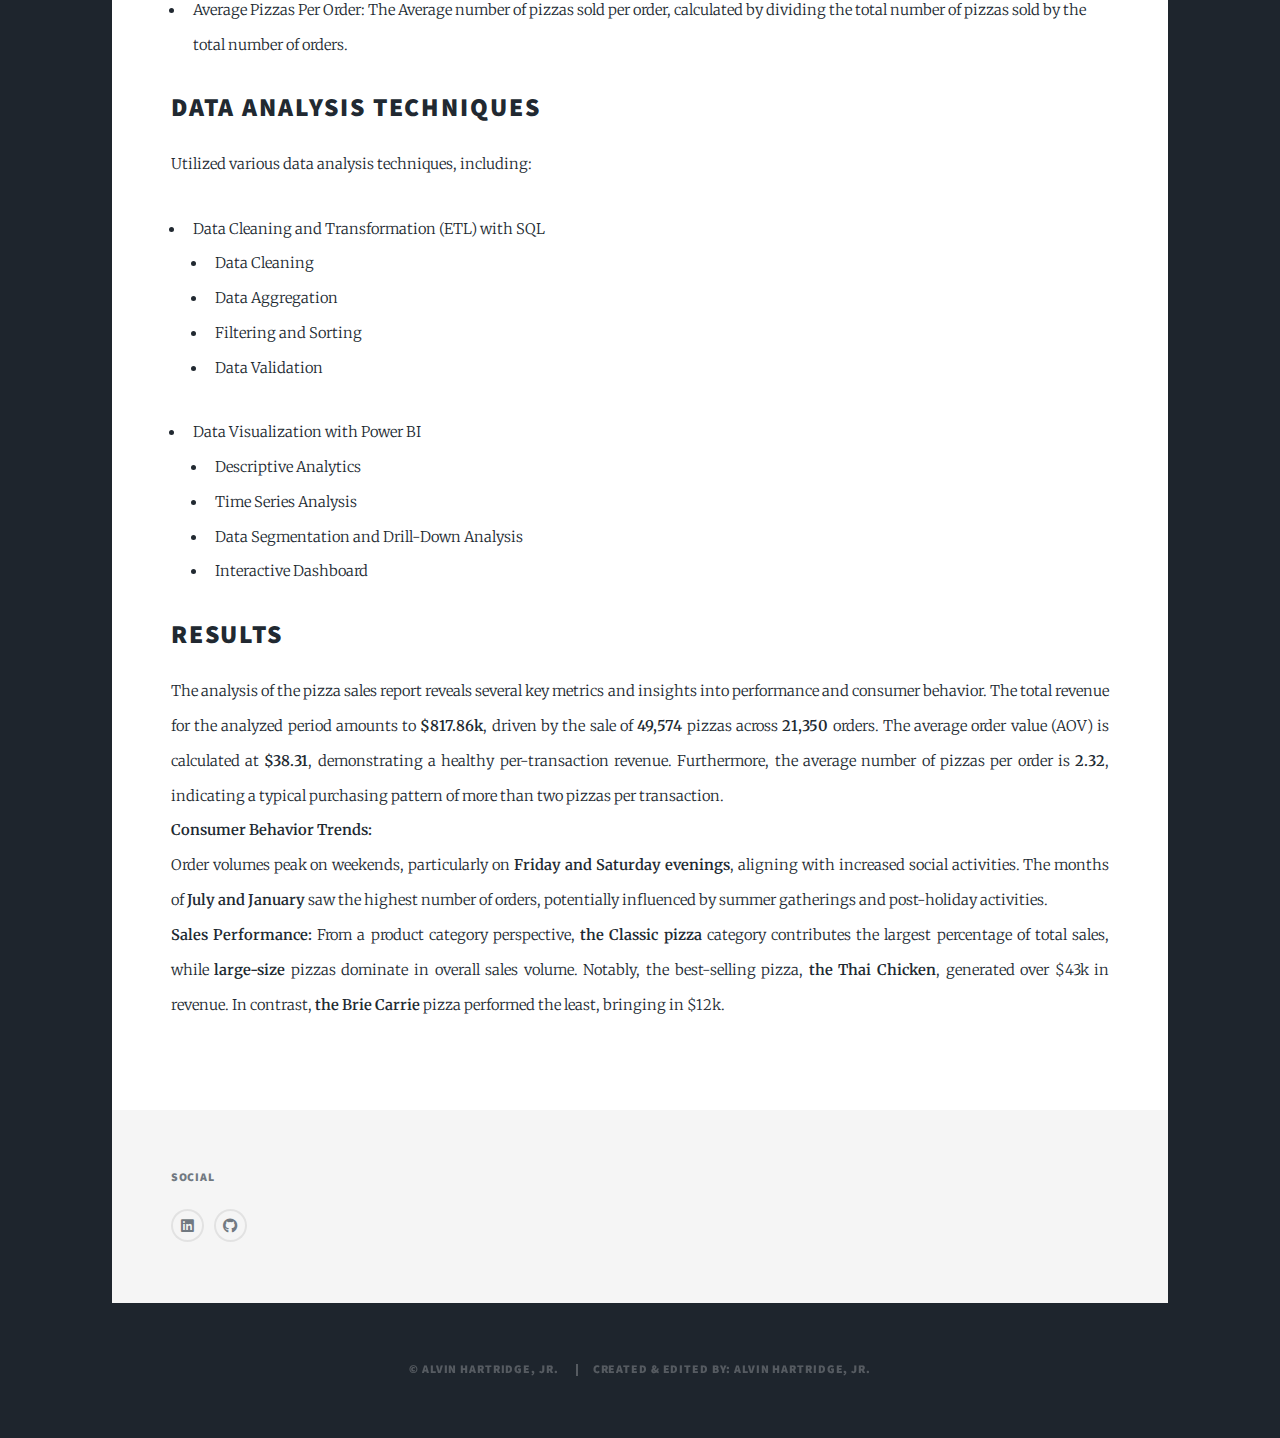
<file: pizza-sales-report.html>
<!DOCTYPE HTML>
<html>
<head>
    <title>Pizza Sales Report</title>
    <meta charset="utf-8" />
    <meta name="viewport" content="width=device-width, initial-scale=1, user-scalable=no" />
    <link rel="stylesheet" href="assets/css/main.css" />
    <noscript><link rel="stylesheet" href="assets/css/noscript.css" /></noscript>
</head>
<body class="is-preload">

    <!-- Wrapper -->
    <div id="wrapper">

        <!-- Header -->
        <header id="header">
            <a href="elements.html" class="logo">Projects</a>
        </header>

        <!-- Nav -->
        <nav id="nav">
            <ul class="links">
                <li><a href="index.html">Home</a></li>
                <li><a href="generic.html">About</a></li>
                <li><a href="elements.html">Projects</a></li>
                <li class="active"><a href="pizza-sales-report.html" class="active">Pizza Sales Report</a></li>
            </ul>
            <ul class="icons">
                <li><a href="https://www.linkedin.com/in/alvin-hartridge-jr-505317198/" class="icon brands fa-linkedin"><span class="label">Linkedin</span></a></li>
                <li><a href="https://github.com/AlvinTheAnalyzer" class="icon brands fa-github"><span class="label">GitHub</span></a></li>
            </ul>
        </nav>

        <!-- Main -->
        <div id="main">

            <!-- Project Details -->
            <section class="post">
                <header class="major">
                    <h1>Pizza Sales Report</h1>
                </header>

                 <!-- Dashboard Snapshots -->
                <header>
                    <h2>Dashboard Preview</h2>
                    <p>Created with Power BI</p>
                </header>
                <div class="gallery">
                    <img src="images/Dashboard_Snap_one_of_two.JPG" alt="Main Dashboard" class="responsive-image" style="max-width: 600px; max-height: 400px;" />
                    <img src="images/Dashboard_Snap_two_of_two.JPG" alt="Secondary Dashboard" class="responsive-image" style="max-width: 600px; max-height: 400px;" />
                    <!-- Add more snapshots as needed -->
                </div>

                <div class="post-content">
                    <p>This project analyzes key indicators for pizza sales data to gain insights into business performance. Specifically, I calculated the following metrics:</p>
                    <h2>Project Objectives</h2>
                    <ul>
                        <li>Total Revenue: The sum of the total price of all pizza orders.</li>
                        <li>Average Order Value: The average amount spent per order, calculated by dividing the total revenue by the total number of orders.</li>
                        <li>Total Pizzas Sold: The sum of the quantities of all pizzas sold.</li>
                        <li>Total Orders: The total number of orders placed.</li>
                        <li>Average Pizzas Per Order: The Average number of pizzas sold per order, calculated by dividing the total number of pizzas sold by the total number of orders.</li>
                    </ul>
                    <h2>Data Analysis Techniques</h2>
                    <p>Utilized various data analysis techniques, including:</p>
                    <ul>
                        <li>Data Cleaning and Transformation (ETL) with SQL
                            <ul>
                                <li>Data Cleaning</li>
                                <li>Data Aggregation</li>
                                <li>Filtering and Sorting</li>
                                <li>Data Validation</li>
                            </ul>
                        </li>
                        <li>Data Visualization with Power BI
                            <ul>
                                <li>Descriptive Analytics</li>
                                <li>Time Series Analysis</li>
                                <li>Data Segmentation and Drill-Down Analysis</li>
                                <li>Interactive Dashboard</li>
                            </ul>
                        </li>
                    </ul>
                    <h2>Results</h2>
                    <p>The analysis of the pizza sales report reveals several key metrics and insights into performance and consumer behavior. The total revenue for the analyzed period amounts to <b>$817.86k</b>, driven by the sale of <b>49,574</b> pizzas across <b>21,350</b> orders. The average order value (AOV) is calculated at <b>$38.31</b>, demonstrating a healthy per-transaction revenue. Furthermore, the average number of pizzas per order is <b>2.32</b>, indicating a typical purchasing pattern of more than two pizzas per transaction.<br />
                    <b>Consumer Behavior Trends:</b><br />
                    Order volumes peak on weekends, particularly on <b>Friday and Saturday evenings</b>, aligning with increased social activities. The months of <b>July and January</b> saw the highest number of orders, potentially influenced by summer gatherings and post-holiday activities.<br />
                    <b>Sales Performance:</b>
                    From a product category perspective, <b>the Classic pizza</b> category contributes the largest percentage of total sales, while <b>large-size</b> pizzas dominate in overall sales volume. Notably, the best-selling pizza, <b>the Thai Chicken</b>, generated over $43k in revenue. In contrast, <b>the Brie Carrie</b> pizza performed the least, bringing in $12k.</p>
                </div>
            </section>

        </div>

        <!-- Footer -->
        <footer id="footer">
            <section>
                <h3>Social</h3>
                <ul class="icons alt">
                    <li><a href="https://www.linkedin.com/in/alvin-hartridge-jr-505317198/" class="icon brands fa-linkedin"><span class="label">Linkedin</span></a></li>
                    <li><a href="https://github.com/AlvinTheAnalyzer" class="icon brands fa-github"><span class="label">GitHub</span></a></li>
                </ul>
            </section>
        </footer>

        <!-- Copyright -->
        <div id="copyright">
            <ul>
                <li>&copy; Alvin Hartridge, JR.</li>
                <li>CREATED & EDITED BY: Alvin Hartridge, JR.</li>
            </ul>
        </div>

    </div>

    <!-- Scripts -->
    <script src="assets/js/jquery.min.js"></script>
    <script src="assets/js/jquery.scrollex.min.js"></script>
    <script src="assets/js/jquery.scrolly.min.js"></script>
    <script src="assets/js/browser.min.js"></script>
    <script src="assets/js/breakpoints.min.js"></script>
    <script src="assets/js/util.js"></script>
    <script src="assets/js/main.js"></script>

</body>
</html>
</file>
<file: assets/css/main.css>
@import url(fontawesome-all.min.css);
@import url("https://fonts.googleapis.com/css?family=Merriweather:300,700,300italic,700italic|Source+Sans+Pro:900");

/*
	Massively by HTML5 UP
	html5up.net | @ajlkn
	Free for personal and commercial use under the CCA 3.0 license (html5up.net/license)
*/

html, body, div, span, applet, object,
iframe, h1, h2, h3, h4, h5, h6, p, blockquote,
pre, a, abbr, acronym, address, big, cite,
code, del, dfn, em, img, ins, kbd, q, s, samp,
small, strike, strong, sub, sup, tt, var, b,
u, i, center, dl, dt, dd, ol, ul, li, fieldset,
form, label, legend, table, caption, tbody,
tfoot, thead, tr, th, td, article, aside,
canvas, details, embed, figure, figcaption,
footer, header, hgroup, menu, nav, output, ruby,
section, summary, time, mark, audio, video {
	margin: 0;
	padding: 0;
	border: 0;
	font-size: 100%;
	font: inherit;
	vertical-align: baseline;}

article, aside, details, figcaption, figure,
footer, header, hgroup, menu, nav, section {
	display: block;}

body {
	line-height: 1;
}

ol, ul {
	list-style: none;
}

blockquote, q {
	quotes: none;
}

	blockquote:before, blockquote:after, q:before, q:after {
		content: '';
		content: none;
	}

table {
	border-collapse: collapse;
	border-spacing: 0;
}

body {
	-webkit-text-size-adjust: none;
}

mark {
	background-color: transparent;
	color: inherit;
}

input::-moz-focus-inner {
	border: 0;
	padding: 0;
}

input, select, textarea {
	-moz-appearance: none;
	-webkit-appearance: none;
	-ms-appearance: none;
	appearance: none;
}

/* Basic */

	@-ms-viewport {
		width: device-width;
	}

	body {
		-ms-overflow-style: scrollbar;
	}

	@media screen and (max-width: 480px) {

		html, body {
			min-width: 320px;
		}

	}

	html {
		box-sizing: border-box;
	}

	*, *:before, *:after {
		box-sizing: inherit;
	}

	body {
		background-color: #1e252d;
	}

		body.is-preload *, body.is-preload *:before, body.is-preload *:after {
			-moz-animation: none !important;
			-webkit-animation: none !important;
			-ms-animation: none !important;
			animation: none !important;
			-moz-transition: none !important;
			-webkit-transition: none !important;
			-ms-transition: none !important;
			transition: none !important;
		}

/* Type */

	html {
		font-size: 16pt;
	}

		@media screen and (max-width: 1680px) {

			html {
				font-size: 12pt;
			}

		}

		@media screen and (max-width: 1280px) {

			html {
				font-size: 11pt;
			}

		}

		@media screen and (max-width: 360px) {

			html {
				font-size: 10pt;
			}

		}

	body {
		color: #212931;
	}

	body, input, select, textarea {
		font-family: "Merriweather", Georgia, serif;
		font-weight: 300;
		font-size: 1rem;
		line-height: 2.375;
	}

	a {
		-moz-transition: color 0.2s ease-in-out, background-color 0.2s ease-in-out, border-color 0.2s ease-in-out, box-shadow 0.2s ease-in-out;
		-webkit-transition: color 0.2s ease-in-out, background-color 0.2s ease-in-out, border-color 0.2s ease-in-out, box-shadow 0.2s ease-in-out;
		-ms-transition: color 0.2s ease-in-out, background-color 0.2s ease-in-out, border-color 0.2s ease-in-out, box-shadow 0.2s ease-in-out;
		transition: color 0.2s ease-in-out, background-color 0.2s ease-in-out, border-color 0.2s ease-in-out, box-shadow 0.2s ease-in-out;
		border-bottom: dotted 1px;
		text-decoration: none;
	}

		a:hover {
			border-bottom-color: transparent;
		}

	strong, b {
		font-weight: 600;
	}

	em, i {
		font-style: italic;
	}

	p {
		text-align: justify;
		margin: 0 0 2rem 0;
	}

	h1, h2, h3, h4, h5, h6 {
		font-family: "Source Sans Pro", Helvetica, sans-serif;
		font-weight: 900;
		line-height: 1.5;
		letter-spacing: 0.075em;
		text-transform: uppercase;
		margin: 0 0 1rem 0;
	}

		h1 a, h2 a, h3 a, h4 a, h5 a, h6 a {
			border-bottom: 0;
			color: inherit;
			text-decoration: none;
		}

	h1 {
		font-size: 4rem;
		line-height: 1.1;
		margin: 0 0 2rem 0;
	}

	h2 {
		font-size: 1.75rem;
		line-height: 1.3;
		margin: 0 0 1.5rem 0;
	}

	h3 {
		font-size: 1.25rem;
		margin: 0 0 1.5rem 0;
	}

	h4 {
		font-size: 1rem;
	}

	h5 {
		font-size: 0.9rem;
	}

	h6 {
		font-size: 0.8rem;
	}

	sub {
		font-size: 0.8rem;
		position: relative;
		top: 0.5rem;
	}

	sup {
		font-size: 0.8rem;
		position: relative;
		top: -0.5rem;
	}

	blockquote {
		border-left: solid 4px;
		font-style: italic;
		margin: 0 0 2rem 0;
		padding: 0.5rem 0 0.5rem 2rem;
	}

	code {
		border: solid 2px;
		font-family: "Courier New", monospace;
		font-size: 0.9rem;
		margin: 0 0.25rem;
		padding: 0.25rem 0.65rem;
	}

	pre {
		-webkit-overflow-scrolling: touch;
		font-family: "Courier New", monospace;
		font-size: 0.9rem;
		margin: 0 0 2rem 0;
	}

		pre code {
			display: block;
			line-height: 1.75;
			padding: 1rem 1.5rem;
			overflow-x: auto;
		}

	hr {
		border: 0;
		border-bottom: solid 2px;
		margin: 3rem 0;
	}

		hr.major {
			margin: 5rem 0;
		}

	.align-left {
		text-align: left;
	}

	.align-center {
		text-align: center;
	}

	.align-right {
		text-align: right;
	}

	input, select, textarea {
		color: #212931;
	}

	a {
		color: #212931;
		border-bottom-color: rgba(33, 41, 49, 0.5);
	}

		a:hover {
			border-bottom-color: transparent;
			color: #18bfef !important;
		}

	strong, b {
		color: #212931;
	}

	h1, h2, h3, h4, h5, h6 {
		color: #212931;
	}

	blockquote {
		border-left-color: #eeeeee;
	}

	code {
		background: rgba(220, 220, 220, 0.25);
		border-color: #eeeeee;
	}

	hr {
		border-bottom-color: #eeeeee;
	}

/* Row */

	.row {
		display: flex;
		flex-wrap: wrap;
		box-sizing: border-box;
		align-items: stretch;
	}

		.row > * {
			box-sizing: border-box;
		}

		.row.gtr-uniform > * > :last-child {
			margin-bottom: 0;
		}

		.row.aln-left {
			justify-content: flex-start;
		}

		.row.aln-center {
			justify-content: center;
		}

		.row.aln-right {
			justify-content: flex-end;
		}

		.row.aln-top {
			align-items: flex-start;
		}

		.row.aln-middle {
			align-items: center;
		}

		.row.aln-bottom {
			align-items: flex-end;
		}

		.row > .imp {
			order: -1;
		}

		.row > .col-1 {
			width: 8.33333%;
		}

		.row > .off-1 {
			margin-left: 8.33333%;
		}

		.row > .col-2 {
			width: 16.66667%;
		}

		.row > .off-2 {
			margin-left: 16.66667%;
		}

		.row > .col-3 {
			width: 25%;
		}

		.row > .off-3 {
			margin-left: 25%;
		}

		.row > .col-4 {
			width: 33.33333%;
		}

		.row > .off-4 {
			margin-left: 33.33333%;
		}

		.row > .col-5 {
			width: 41.66667%;
		}

		.row > .off-5 {
			margin-left: 41.66667%;
		}

		.row > .col-6 {
			width: 50%;
		}

		.row > .off-6 {
			margin-left: 50%;
		}

		.row > .col-7 {
			width: 58.33333%;
		}

		.row > .off-7 {
			margin-left: 58.33333%;
		}

		.row > .col-8 {
			width: 66.66667%;
		}

		.row > .off-8 {
			margin-left: 66.66667%;
		}

		.row > .col-9 {
			width: 75%;
		}

		.row > .off-9 {
			margin-left: 75%;
		}

		.row > .col-10 {
			width: 83.33333%;
		}

		.row > .off-10 {
			margin-left: 83.33333%;
		}

		.row > .col-11 {
			width: 91.66667%;
		}

		.row > .off-11 {
			margin-left: 91.66667%;
		}

		.row > .col-12 {
			width: 100%;
		}

		.row > .off-12 {
			margin-left: 100%;
		}

		.row.gtr-0 {
			margin-top: 0;
			margin-left: 0rem;
		}

			.row.gtr-0 > * {
				padding: 0 0 0 0rem;
			}

			.row.gtr-0.gtr-uniform {
				margin-top: 0rem;
			}

				.row.gtr-0.gtr-uniform > * {
					padding-top: 0rem;
				}

		.row.gtr-25 {
			margin-top: 0;
			margin-left: -0.375rem;
		}

			.row.gtr-25 > * {
				padding: 0 0 0 0.375rem;
			}

			.row.gtr-25.gtr-uniform {
				margin-top: -0.375rem;
			}

				.row.gtr-25.gtr-uniform > * {
					padding-top: 0.375rem;
				}

		.row.gtr-50 {
			margin-top: 0;
			margin-left: -0.75rem;
		}

			.row.gtr-50 > * {
				padding: 0 0 0 0.75rem;
			}

			.row.gtr-50.gtr-uniform {
				margin-top: -0.75rem;
			}

				.row.gtr-50.gtr-uniform > * {
					padding-top: 0.75rem;
				}

		.row {
			margin-top: 0;
			margin-left: -1.5rem;
		}

			.row > * {
				padding: 0 0 0 1.5rem;
			}

			.row.gtr-uniform {
				margin-top: -1.5rem;
			}

				.row.gtr-uniform > * {
					padding-top: 1.5rem;
				}

		.row.gtr-150 {
			margin-top: 0;
			margin-left: -2.25rem;
		}

			.row.gtr-150 > * {
				padding: 0 0 0 2.25rem;
			}

			.row.gtr-150.gtr-uniform {
				margin-top: -2.25rem;
			}

				.row.gtr-150.gtr-uniform > * {
					padding-top: 2.25rem;
				}

		.row.gtr-200 {
			margin-top: 0;
			margin-left: -3rem;
		}

			.row.gtr-200 > * {
				padding: 0 0 0 3rem;
			}

			.row.gtr-200.gtr-uniform {
				margin-top: -3rem;
			}

				.row.gtr-200.gtr-uniform > * {
					padding-top: 3rem;
				}

		@media screen and (max-width: 1680px) {

			.row {
				display: flex;
				flex-wrap: wrap;
				box-sizing: border-box;
				align-items: stretch;
			}

				.row > * {
					box-sizing: border-box;
				}

				.row.gtr-uniform > * > :last-child {
					margin-bottom: 0;
				}

				.row.aln-left {
					justify-content: flex-start;
				}

				.row.aln-center {
					justify-content: center;
				}

				.row.aln-right {
					justify-content: flex-end;
				}

				.row.aln-top {
					align-items: flex-start;
				}

				.row.aln-middle {
					align-items: center;
				}

				.row.aln-bottom {
					align-items: flex-end;
				}

				.row > .imp-xlarge {
					order: -1;
				}

				.row > .col-1-xlarge {
					width: 8.33333%;
				}

				.row > .off-1-xlarge {
					margin-left: 8.33333%;
				}

				.row > .col-2-xlarge {
					width: 16.66667%;
				}

				.row > .off-2-xlarge {
					margin-left: 16.66667%;
				}

				.row > .col-3-xlarge {
					width: 25%;
				}

				.row > .off-3-xlarge {
					margin-left: 25%;
				}

				.row > .col-4-xlarge {
					width: 33.33333%;
				}

				.row > .off-4-xlarge {
					margin-left: 33.33333%;
				}

				.row > .col-5-xlarge {
					width: 41.66667%;
				}

				.row > .off-5-xlarge {
					margin-left: 41.66667%;
				}

				.row > .col-6-xlarge {
					width: 50%;
				}

				.row > .off-6-xlarge {
					margin-left: 50%;
				}

				.row > .col-7-xlarge {
					width: 58.33333%;
				}

				.row > .off-7-xlarge {
					margin-left: 58.33333%;
				}

				.row > .col-8-xlarge {
					width: 66.66667%;
				}

				.row > .off-8-xlarge {
					margin-left: 66.66667%;
				}

				.row > .col-9-xlarge {
					width: 75%;
				}

				.row > .off-9-xlarge {
					margin-left: 75%;
				}

				.row > .col-10-xlarge {
					width: 83.33333%;
				}

				.row > .off-10-xlarge {
					margin-left: 83.33333%;
				}

				.row > .col-11-xlarge {
					width: 91.66667%;
				}

				.row > .off-11-xlarge {
					margin-left: 91.66667%;
				}

				.row > .col-12-xlarge {
					width: 100%;
				}

				.row > .off-12-xlarge {
					margin-left: 100%;
				}

				.row.gtr-0 {
					margin-top: 0;
					margin-left: 0rem;
				}

					.row.gtr-0 > * {
						padding: 0 0 0 0rem;
					}

					.row.gtr-0.gtr-uniform {
						margin-top: 0rem;
					}

						.row.gtr-0.gtr-uniform > * {
							padding-top: 0rem;
						}

				.row.gtr-25 {
					margin-top: 0;
					margin-left: -0.375rem;
				}

					.row.gtr-25 > * {
						padding: 0 0 0 0.375rem;
					}

					.row.gtr-25.gtr-uniform {
						margin-top: -0.375rem;
					}

						.row.gtr-25.gtr-uniform > * {
							padding-top: 0.375rem;
						}

				.row.gtr-50 {
					margin-top: 0;
					margin-left: -0.75rem;
				}

					.row.gtr-50 > * {
						padding: 0 0 0 0.75rem;
					}

					.row.gtr-50.gtr-uniform {
						margin-top: -0.75rem;
					}

						.row.gtr-50.gtr-uniform > * {
							padding-top: 0.75rem;
						}

				.row {
					margin-top: 0;
					margin-left: -1.5rem;
				}

					.row > * {
						padding: 0 0 0 1.5rem;
					}

					.row.gtr-uniform {
						margin-top: -1.5rem;
					}

						.row.gtr-uniform > * {
							padding-top: 1.5rem;
						}

				.row.gtr-150 {
					margin-top: 0;
					margin-left: -2.25rem;
				}

					.row.gtr-150 > * {
						padding: 0 0 0 2.25rem;
					}

					.row.gtr-150.gtr-uniform {
						margin-top: -2.25rem;
					}

						.row.gtr-150.gtr-uniform > * {
							padding-top: 2.25rem;
						}

				.row.gtr-200 {
					margin-top: 0;
					margin-left: -3rem;
				}

					.row.gtr-200 > * {
						padding: 0 0 0 3rem;
					}

					.row.gtr-200.gtr-uniform {
						margin-top: -3rem;
					}

						.row.gtr-200.gtr-uniform > * {
							padding-top: 3rem;
						}

		}

		@media screen and (max-width: 1280px) {

			.row {
				display: flex;
				flex-wrap: wrap;
				box-sizing: border-box;
				align-items: stretch;
			}

				.row > * {
					box-sizing: border-box;
				}

				.row.gtr-uniform > * > :last-child {
					margin-bottom: 0;
				}

				.row.aln-left {
					justify-content: flex-start;
				}

				.row.aln-center {
					justify-content: center;
				}

				.row.aln-right {
					justify-content: flex-end;
				}

				.row.aln-top {
					align-items: flex-start;
				}

				.row.aln-middle {
					align-items: center;
				}

				.row.aln-bottom {
					align-items: flex-end;
				}

				.row > .imp-large {
					order: -1;
				}

				.row > .col-1-large {
					width: 8.33333%;
				}

				.row > .off-1-large {
					margin-left: 8.33333%;
				}

				.row > .col-2-large {
					width: 16.66667%;
				}

				.row > .off-2-large {
					margin-left: 16.66667%;
				}

				.row > .col-3-large {
					width: 25%;
				}

				.row > .off-3-large {
					margin-left: 25%;
				}

				.row > .col-4-large {
					width: 33.33333%;
				}

				.row > .off-4-large {
					margin-left: 33.33333%;
				}

				.row > .col-5-large {
					width: 41.66667%;
				}

				.row > .off-5-large {
					margin-left: 41.66667%;
				}

				.row > .col-6-large {
					width: 50%;
				}

				.row > .off-6-large {
					margin-left: 50%;
				}

				.row > .col-7-large {
					width: 58.33333%;
				}

				.row > .off-7-large {
					margin-left: 58.33333%;
				}

				.row > .col-8-large {
					width: 66.66667%;
				}

				.row > .off-8-large {
					margin-left: 66.66667%;
				}

				.row > .col-9-large {
					width: 75%;
				}

				.row > .off-9-large {
					margin-left: 75%;
				}

				.row > .col-10-large {
					width: 83.33333%;
				}

				.row > .off-10-large {
					margin-left: 83.33333%;
				}

				.row > .col-11-large {
					width: 91.66667%;
				}

				.row > .off-11-large {
					margin-left: 91.66667%;
				}

				.row > .col-12-large {
					width: 100%;
				}

				.row > .off-12-large {
					margin-left: 100%;
				}

				.row.gtr-0 {
					margin-top: 0;
					margin-left: 0rem;
				}

					.row.gtr-0 > * {
						padding: 0 0 0 0rem;
					}

					.row.gtr-0.gtr-uniform {
						margin-top: 0rem;
					}

						.row.gtr-0.gtr-uniform > * {
							padding-top: 0rem;
						}

				.row.gtr-25 {
					margin-top: 0;
					margin-left: -0.375rem;
				}

					.row.gtr-25 > * {
						padding: 0 0 0 0.375rem;
					}

					.row.gtr-25.gtr-uniform {
						margin-top: -0.375rem;
					}

						.row.gtr-25.gtr-uniform > * {
							padding-top: 0.375rem;
						}

				.row.gtr-50 {
					margin-top: 0;
					margin-left: -0.75rem;
				}

					.row.gtr-50 > * {
						padding: 0 0 0 0.75rem;
					}

					.row.gtr-50.gtr-uniform {
						margin-top: -0.75rem;
					}

						.row.gtr-50.gtr-uniform > * {
							padding-top: 0.75rem;
						}

				.row {
					margin-top: 0;
					margin-left: -1.5rem;
				}

					.row > * {
						padding: 0 0 0 1.5rem;
					}

					.row.gtr-uniform {
						margin-top: -1.5rem;
					}

						.row.gtr-uniform > * {
							padding-top: 1.5rem;
						}

				.row.gtr-150 {
					margin-top: 0;
					margin-left: -2.25rem;
				}

					.row.gtr-150 > * {
						padding: 0 0 0 2.25rem;
					}

					.row.gtr-150.gtr-uniform {
						margin-top: -2.25rem;
					}

						.row.gtr-150.gtr-uniform > * {
							padding-top: 2.25rem;
						}

				.row.gtr-200 {
					margin-top: 0;
					margin-left: -3rem;
				}

					.row.gtr-200 > * {
						padding: 0 0 0 3rem;
					}

					.row.gtr-200.gtr-uniform {
						margin-top: -3rem;
					}

						.row.gtr-200.gtr-uniform > * {
							padding-top: 3rem;
						}

		}

		@media screen and (max-width: 980px) {

			.row {
				display: flex;
				flex-wrap: wrap;
				box-sizing: border-box;
				align-items: stretch;
			}

				.row > * {
					box-sizing: border-box;
				}

				.row.gtr-uniform > * > :last-child {
					margin-bottom: 0;
				}

				.row.aln-left {
					justify-content: flex-start;
				}

				.row.aln-center {
					justify-content: center;
				}

				.row.aln-right {
					justify-content: flex-end;
				}

				.row.aln-top {
					align-items: flex-start;
				}

				.row.aln-middle {
					align-items: center;
				}

				.row.aln-bottom {
					align-items: flex-end;
				}

				.row > .imp-medium {
					order: -1;
				}

				.row > .col-1-medium {
					width: 8.33333%;
				}

				.row > .off-1-medium {
					margin-left: 8.33333%;
				}

				.row > .col-2-medium {
					width: 16.66667%;
				}

				.row > .off-2-medium {
					margin-left: 16.66667%;
				}

				.row > .col-3-medium {
					width: 25%;
				}

				.row > .off-3-medium {
					margin-left: 25%;
				}

				.row > .col-4-medium {
					width: 33.33333%;
				}

				.row > .off-4-medium {
					margin-left: 33.33333%;
				}

				.row > .col-5-medium {
					width: 41.66667%;
				}

				.row > .off-5-medium {
					margin-left: 41.66667%;
				}

				.row > .col-6-medium {
					width: 50%;
				}

				.row > .off-6-medium {
					margin-left: 50%;
				}

				.row > .col-7-medium {
					width: 58.33333%;
				}

				.row > .off-7-medium {
					margin-left: 58.33333%;
				}

				.row > .col-8-medium {
					width: 66.66667%;
				}

				.row > .off-8-medium {
					margin-left: 66.66667%;
				}

				.row > .col-9-medium {
					width: 75%;
				}

				.row > .off-9-medium {
					margin-left: 75%;
				}

				.row > .col-10-medium {
					width: 83.33333%;
				}

				.row > .off-10-medium {
					margin-left: 83.33333%;
				}

				.row > .col-11-medium {
					width: 91.66667%;
				}

				.row > .off-11-medium {
					margin-left: 91.66667%;
				}

				.row > .col-12-medium {
					width: 100%;
				}

				.row > .off-12-medium {
					margin-left: 100%;
				}

				.row.gtr-0 {
					margin-top: 0;
					margin-left: 0rem;
				}

					.row.gtr-0 > * {
						padding: 0 0 0 0rem;
					}

					.row.gtr-0.gtr-uniform {
						margin-top: 0rem;
					}

						.row.gtr-0.gtr-uniform > * {
							padding-top: 0rem;
						}

				.row.gtr-25 {
					margin-top: 0;
					margin-left: -0.375rem;
				}

					.row.gtr-25 > * {
						padding: 0 0 0 0.375rem;
					}

					.row.gtr-25.gtr-uniform {
						margin-top: -0.375rem;
					}

						.row.gtr-25.gtr-uniform > * {
							padding-top: 0.375rem;
						}

				.row.gtr-50 {
					margin-top: 0;
					margin-left: -0.75rem;
				}

					.row.gtr-50 > * {
						padding: 0 0 0 0.75rem;
					}

					.row.gtr-50.gtr-uniform {
						margin-top: -0.75rem;
					}

						.row.gtr-50.gtr-uniform > * {
							padding-top: 0.75rem;
						}

				.row {
					margin-top: 0;
					margin-left: -1.5rem;
				}

					.row > * {
						padding: 0 0 0 1.5rem;
					}

					.row.gtr-uniform {
						margin-top: -1.5rem;
					}

						.row.gtr-uniform > * {
							padding-top: 1.5rem;
						}

				.row.gtr-150 {
					margin-top: 0;
					margin-left: -2.25rem;
				}

					.row.gtr-150 > * {
						padding: 0 0 0 2.25rem;
					}

					.row.gtr-150.gtr-uniform {
						margin-top: -2.25rem;
					}

						.row.gtr-150.gtr-uniform > * {
							padding-top: 2.25rem;
						}

				.row.gtr-200 {
					margin-top: 0;
					margin-left: -3rem;
				}

					.row.gtr-200 > * {
						padding: 0 0 0 3rem;
					}

					.row.gtr-200.gtr-uniform {
						margin-top: -3rem;
					}

						.row.gtr-200.gtr-uniform > * {
							padding-top: 3rem;
						}

		}

		@media screen and (max-width: 736px) {

			.row {
				display: flex;
				flex-wrap: wrap;
				box-sizing: border-box;
				align-items: stretch;
			}

				.row > * {
					box-sizing: border-box;
				}

				.row.gtr-uniform > * > :last-child {
					margin-bottom: 0;
				}

				.row.aln-left {
					justify-content: flex-start;
				}

				.row.aln-center {
					justify-content: center;
				}

				.row.aln-right {
					justify-content: flex-end;
				}

				.row.aln-top {
					align-items: flex-start;
				}

				.row.aln-middle {
					align-items: center;
				}

				.row.aln-bottom {
					align-items: flex-end;
				}

				.row > .imp-small {
					order: -1;
				}

				.row > .col-1-small {
					width: 8.33333%;
				}

				.row > .off-1-small {
					margin-left: 8.33333%;
				}

				.row > .col-2-small {
					width: 16.66667%;
				}

				.row > .off-2-small {
					margin-left: 16.66667%;
				}

				.row > .col-3-small {
					width: 25%;
				}

				.row > .off-3-small {
					margin-left: 25%;
				}

				.row > .col-4-small {
					width: 33.33333%;
				}

				.row > .off-4-small {
					margin-left: 33.33333%;
				}

				.row > .col-5-small {
					width: 41.66667%;
				}

				.row > .off-5-small {
					margin-left: 41.66667%;
				}

				.row > .col-6-small {
					width: 50%;
				}

				.row > .off-6-small {
					margin-left: 50%;
				}

				.row > .col-7-small {
					width: 58.33333%;
				}

				.row > .off-7-small {
					margin-left: 58.33333%;
				}

				.row > .col-8-small {
					width: 66.66667%;
				}

				.row > .off-8-small {
					margin-left: 66.66667%;
				}

				.row > .col-9-small {
					width: 75%;
				}

				.row > .off-9-small {
					margin-left: 75%;
				}

				.row > .col-10-small {
					width: 83.33333%;
				}

				.row > .off-10-small {
					margin-left: 83.33333%;
				}

				.row > .col-11-small {
					width: 91.66667%;
				}

				.row > .off-11-small {
					margin-left: 91.66667%;
				}

				.row > .col-12-small {
					width: 100%;
				}

				.row > .off-12-small {
					margin-left: 100%;
				}

				.row.gtr-0 {
					margin-top: 0;
					margin-left: 0rem;
				}

					.row.gtr-0 > * {
						padding: 0 0 0 0rem;
					}

					.row.gtr-0.gtr-uniform {
						margin-top: 0rem;
					}

						.row.gtr-0.gtr-uniform > * {
							padding-top: 0rem;
						}

				.row.gtr-25 {
					margin-top: 0;
					margin-left: -0.375rem;
				}

					.row.gtr-25 > * {
						padding: 0 0 0 0.375rem;
					}

					.row.gtr-25.gtr-uniform {
						margin-top: -0.375rem;
					}

						.row.gtr-25.gtr-uniform > * {
							padding-top: 0.375rem;
						}

				.row.gtr-50 {
					margin-top: 0;
					margin-left: -0.75rem;
				}

					.row.gtr-50 > * {
						padding: 0 0 0 0.75rem;
					}

					.row.gtr-50.gtr-uniform {
						margin-top: -0.75rem;
					}

						.row.gtr-50.gtr-uniform > * {
							padding-top: 0.75rem;
						}

				.row {
					margin-top: 0;
					margin-left: -1.5rem;
				}

					.row > * {
						padding: 0 0 0 1.5rem;
					}

					.row.gtr-uniform {
						margin-top: -1.5rem;
					}

						.row.gtr-uniform > * {
							padding-top: 1.5rem;
						}

				.row.gtr-150 {
					margin-top: 0;
					margin-left: -2.25rem;
				}

					.row.gtr-150 > * {
						padding: 0 0 0 2.25rem;
					}

					.row.gtr-150.gtr-uniform {
						margin-top: -2.25rem;
					}

						.row.gtr-150.gtr-uniform > * {
							padding-top: 2.25rem;
						}

				.row.gtr-200 {
					margin-top: 0;
					margin-left: -3rem;
				}

					.row.gtr-200 > * {
						padding: 0 0 0 3rem;
					}

					.row.gtr-200.gtr-uniform {
						margin-top: -3rem;
					}

						.row.gtr-200.gtr-uniform > * {
							padding-top: 3rem;
						}

		}

		@media screen and (max-width: 480px) {

			.row {
				display: flex;
				flex-wrap: wrap;
				box-sizing: border-box;
				align-items: stretch;
			}

				.row > * {
					box-sizing: border-box;
				}

				.row.gtr-uniform > * > :last-child {
					margin-bottom: 0;
				}

				.row.aln-left {
					justify-content: flex-start;
				}

				.row.aln-center {
					justify-content: center;
				}

				.row.aln-right {
					justify-content: flex-end;
				}

				.row.aln-top {
					align-items: flex-start;
				}

				.row.aln-middle {
					align-items: center;
				}

				.row.aln-bottom {
					align-items: flex-end;
				}

				.row > .imp-xsmall {
					order: -1;
				}

				.row > .col-1-xsmall {
					width: 8.33333%;
				}

				.row > .off-1-xsmall {
					margin-left: 8.33333%;
				}

				.row > .col-2-xsmall {
					width: 16.66667%;
				}

				.row > .off-2-xsmall {
					margin-left: 16.66667%;
				}

				.row > .col-3-xsmall {
					width: 25%;
				}

				.row > .off-3-xsmall {
					margin-left: 25%;
				}

				.row > .col-4-xsmall {
					width: 33.33333%;
				}

				.row > .off-4-xsmall {
					margin-left: 33.33333%;
				}

				.row > .col-5-xsmall {
					width: 41.66667%;
				}

				.row > .off-5-xsmall {
					margin-left: 41.66667%;
				}

				.row > .col-6-xsmall {
					width: 50%;
				}

				.row > .off-6-xsmall {
					margin-left: 50%;
				}

				.row > .col-7-xsmall {
					width: 58.33333%;
				}

				.row > .off-7-xsmall {
					margin-left: 58.33333%;
				}

				.row > .col-8-xsmall {
					width: 66.66667%;
				}

				.row > .off-8-xsmall {
					margin-left: 66.66667%;
				}

				.row > .col-9-xsmall {
					width: 75%;
				}

				.row > .off-9-xsmall {
					margin-left: 75%;
				}

				.row > .col-10-xsmall {
					width: 83.33333%;
				}

				.row > .off-10-xsmall {
					margin-left: 83.33333%;
				}

				.row > .col-11-xsmall {
					width: 91.66667%;
				}

				.row > .off-11-xsmall {
					margin-left: 91.66667%;
				}

				.row > .col-12-xsmall {
					width: 100%;
				}

				.row > .off-12-xsmall {
					margin-left: 100%;
				}

				.row.gtr-0 {
					margin-top: 0;
					margin-left: 0rem;
				}

					.row.gtr-0 > * {
						padding: 0 0 0 0rem;
					}

					.row.gtr-0.gtr-uniform {
						margin-top: 0rem;
					}

						.row.gtr-0.gtr-uniform > * {
							padding-top: 0rem;
						}

				.row.gtr-25 {
					margin-top: 0;
					margin-left: -0.375rem;
				}

					.row.gtr-25 > * {
						padding: 0 0 0 0.375rem;
					}

					.row.gtr-25.gtr-uniform {
						margin-top: -0.375rem;
					}

						.row.gtr-25.gtr-uniform > * {
							padding-top: 0.375rem;
						}

				.row.gtr-50 {
					margin-top: 0;
					margin-left: -0.75rem;
				}

					.row.gtr-50 > * {
						padding: 0 0 0 0.75rem;
					}

					.row.gtr-50.gtr-uniform {
						margin-top: -0.75rem;
					}

						.row.gtr-50.gtr-uniform > * {
							padding-top: 0.75rem;
						}

				.row {
					margin-top: 0;
					margin-left: -1.5rem;
				}

					.row > * {
						padding: 0 0 0 1.5rem;
					}

					.row.gtr-uniform {
						margin-top: -1.5rem;
					}

						.row.gtr-uniform > * {
							padding-top: 1.5rem;
						}

				.row.gtr-150 {
					margin-top: 0;
					margin-left: -2.25rem;
				}

					.row.gtr-150 > * {
						padding: 0 0 0 2.25rem;
					}

					.row.gtr-150.gtr-uniform {
						margin-top: -2.25rem;
					}

						.row.gtr-150.gtr-uniform > * {
							padding-top: 2.25rem;
						}

				.row.gtr-200 {
					margin-top: 0;
					margin-left: -3rem;
				}

					.row.gtr-200 > * {
						padding: 0 0 0 3rem;
					}

					.row.gtr-200.gtr-uniform {
						margin-top: -3rem;
					}

						.row.gtr-200.gtr-uniform > * {
							padding-top: 3rem;
						}

		}

		@media screen and (max-width: 360px) {

			.row {
				display: flex;
				flex-wrap: wrap;
				box-sizing: border-box;
				align-items: stretch;
			}

				.row > * {
					box-sizing: border-box;
				}

				.row.gtr-uniform > * > :last-child {
					margin-bottom: 0;
				}

				.row.aln-left {
					justify-content: flex-start;
				}

				.row.aln-center {
					justify-content: center;
				}

				.row.aln-right {
					justify-content: flex-end;
				}

				.row.aln-top {
					align-items: flex-start;
				}

				.row.aln-middle {
					align-items: center;
				}

				.row.aln-bottom {
					align-items: flex-end;
				}

				.row > .imp-xxsmall {
					order: -1;
				}

				.row > .col-1-xxsmall {
					width: 8.33333%;
				}

				.row > .off-1-xxsmall {
					margin-left: 8.33333%;
				}

				.row > .col-2-xxsmall {
					width: 16.66667%;
				}

				.row > .off-2-xxsmall {
					margin-left: 16.66667%;
				}

				.row > .col-3-xxsmall {
					width: 25%;
				}

				.row > .off-3-xxsmall {
					margin-left: 25%;
				}

				.row > .col-4-xxsmall {
					width: 33.33333%;
				}

				.row > .off-4-xxsmall {
					margin-left: 33.33333%;
				}

				.row > .col-5-xxsmall {
					width: 41.66667%;
				}

				.row > .off-5-xxsmall {
					margin-left: 41.66667%;
				}

				.row > .col-6-xxsmall {
					width: 50%;
				}

				.row > .off-6-xxsmall {
					margin-left: 50%;
				}

				.row > .col-7-xxsmall {
					width: 58.33333%;
				}

				.row > .off-7-xxsmall {
					margin-left: 58.33333%;
				}

				.row > .col-8-xxsmall {
					width: 66.66667%;
				}

				.row > .off-8-xxsmall {
					margin-left: 66.66667%;
				}

				.row > .col-9-xxsmall {
					width: 75%;
				}

				.row > .off-9-xxsmall {
					margin-left: 75%;
				}

				.row > .col-10-xxsmall {
					width: 83.33333%;
				}

				.row > .off-10-xxsmall {
					margin-left: 83.33333%;
				}

				.row > .col-11-xxsmall {
					width: 91.66667%;
				}

				.row > .off-11-xxsmall {
					margin-left: 91.66667%;
				}

				.row > .col-12-xxsmall {
					width: 100%;
				}

				.row > .off-12-xxsmall {
					margin-left: 100%;
				}

				.row.gtr-0 {
					margin-top: 0;
					margin-left: 0rem;
				}

					.row.gtr-0 > * {
						padding: 0 0 0 0rem;
					}

					.row.gtr-0.gtr-uniform {
						margin-top: 0rem;
					}

						.row.gtr-0.gtr-uniform > * {
							padding-top: 0rem;
						}

				.row.gtr-25 {
					margin-top: 0;
					margin-left: -0.375rem;
				}

					.row.gtr-25 > * {
						padding: 0 0 0 0.375rem;
					}

					.row.gtr-25.gtr-uniform {
						margin-top: -0.375rem;
					}

						.row.gtr-25.gtr-uniform > * {
							padding-top: 0.375rem;
						}

				.row.gtr-50 {
					margin-top: 0;
					margin-left: -0.75rem;
				}

					.row.gtr-50 > * {
						padding: 0 0 0 0.75rem;
					}

					.row.gtr-50.gtr-uniform {
						margin-top: -0.75rem;
					}

						.row.gtr-50.gtr-uniform > * {
							padding-top: 0.75rem;
						}

				.row {
					margin-top: 0;
					margin-left: -1.5rem;
				}

					.row > * {
						padding: 0 0 0 1.5rem;
					}

					.row.gtr-uniform {
						margin-top: -1.5rem;
					}

						.row.gtr-uniform > * {
							padding-top: 1.5rem;
						}

				.row.gtr-150 {
					margin-top: 0;
					margin-left: -2.25rem;
				}

					.row.gtr-150 > * {
						padding: 0 0 0 2.25rem;
					}

					.row.gtr-150.gtr-uniform {
						margin-top: -2.25rem;
					}

						.row.gtr-150.gtr-uniform > * {
							padding-top: 2.25rem;
						}

				.row.gtr-200 {
					margin-top: 0;
					margin-left: -3rem;
				}

					.row.gtr-200 > * {
						padding: 0 0 0 3rem;
					}

					.row.gtr-200.gtr-uniform {
						margin-top: -3rem;
					}

						.row.gtr-200.gtr-uniform > * {
							padding-top: 3rem;
						}

		}

/* Box */

	.box {
		border: solid 2px;
		margin-bottom: 2rem;
		padding: 1.5rem;
	}

		.box > :last-child,
		.box > :last-child > :last-child,
		.box > :last-child > :last-child > :last-child {
			margin-bottom: 0;
		}

		.box.alt {
			border: 0;
			border-radius: 0;
			padding: 0;
		}

	.box {
		border-color: #eeeeee;
	}

/* Button */

	input[type="submit"],
	input[type="reset"],
	input[type="button"],
	button,
	.button {
		-moz-appearance: none;
		-webkit-appearance: none;
		-ms-appearance: none;
		appearance: none;
		-moz-transition: background-color 0.2s ease-in-out, box-shadow 0.2s ease-in-out, color 0.2s ease-in-out;
		-webkit-transition: background-color 0.2s ease-in-out, box-shadow 0.2s ease-in-out, color 0.2s ease-in-out;
		-ms-transition: background-color 0.2s ease-in-out, box-shadow 0.2s ease-in-out, color 0.2s ease-in-out;
		transition: background-color 0.2s ease-in-out, box-shadow 0.2s ease-in-out, color 0.2s ease-in-out;
		border: 0;
		border-radius: 0;
		cursor: pointer;
		display: inline-block;
		font-family: "Source Sans Pro", Helvetica, sans-serif;
		font-size: 0.8rem;
		font-weight: 900;
		letter-spacing: 0.075em;
		height: 3rem;
		line-height: 3rem;
		padding: 0 2rem;
		text-align: center;
		text-decoration: none;
		text-transform: uppercase;
		white-space: nowrap;
	}

		input[type="submit"].icon:before,
		input[type="reset"].icon:before,
		input[type="button"].icon:before,
		button.icon:before,
		.button.icon:before {
			margin-right: 0.5rem;
		}

		input[type="submit"].icon.solo,
		input[type="reset"].icon.solo,
		input[type="button"].icon.solo,
		button.icon.solo,
		.button.icon.solo {
			position: relative;
			width: 4rem;
			height: 4rem;
			line-height: 4rem;
			border-radius: 4rem;
			text-indent: 4rem;
			overflow: hidden;
			padding: 0;
			white-space: nowrap;
		}

			input[type="submit"].icon.solo:before,
			input[type="reset"].icon.solo:before,
			input[type="button"].icon.solo:before,
			button.icon.solo:before,
			.button.icon.solo:before {
				position: absolute;
				display: block;
				top: 0;
				left: 0;
				width: inherit;
				height: inherit;
				line-height: inherit;
				font-size: 1.25rem;
				margin-right: 0;
				text-align: center;
				text-indent: 0;
			}

		input[type="submit"].fit,
		input[type="reset"].fit,
		input[type="button"].fit,
		button.fit,
		.button.fit {
			width: 100%;
		}

		input[type="submit"].small,
		input[type="reset"].small,
		input[type="button"].small,
		button.small,
		.button.small {
			font-size: 0.7rem;
			height: 2.5rem;
			line-height: 2.5rem;
			padding: 0 1.5rem;
		}

		input[type="submit"].large,
		input[type="reset"].large,
		input[type="button"].large,
		button.large,
		.button.large {
			font-size: 0.9rem;
			height: 3.5rem;
			line-height: 3.5rem;
			padding: 0 2.75rem;
		}

		@media screen and (max-width: 980px) {

			input[type="submit"],
			input[type="reset"],
			input[type="button"],
			button,
			.button {
				font-size: 0.9rem;
				height: 3.25rem;
				line-height: 3.25rem;
			}

				input[type="submit"].large,
				input[type="reset"].large,
				input[type="button"].large,
				button.large,
				.button.large {
					font-size: 1rem;
					height: 3.75rem;
					line-height: 3.75rem;
				}

		}

		input[type="submit"].disabled, input[type="submit"]:disabled,
		input[type="reset"].disabled,
		input[type="reset"]:disabled,
		input[type="button"].disabled,
		input[type="button"]:disabled,
		button.disabled,
		button:disabled,
		.button.disabled,
		.button:disabled {
			pointer-events: none;
			opacity: 0.25;
		}

	input[type="submit"],
	input[type="reset"],
	input[type="button"],
	button,
	.button {
		background-color: transparent;
		box-shadow: inset 0 0 0 2px #212931;
		color: #212931 !important;
	}

		input[type="submit"]:hover,
		input[type="reset"]:hover,
		input[type="button"]:hover,
		button:hover,
		.button:hover {
			box-shadow: inset 0 0 0 2px #18bfef;
			color: #18bfef !important;
		}

		input[type="submit"].primary,
		input[type="reset"].primary,
		input[type="button"].primary,
		button.primary,
		.button.primary {
			background-color: #212931;
			box-shadow: none;
			color: #ffffff !important;
		}

			input[type="submit"].primary:hover,
			input[type="reset"].primary:hover,
			input[type="button"].primary:hover,
			button.primary:hover,
			.button.primary:hover {
				background-color: #18bfef;
			}

/* Form */

	form {
		margin: 0 0 2rem 0;
	}

		form > :last-child {
			margin-bottom: 0;
		}

		form > .fields {
			display: -moz-flex;
			display: -webkit-flex;
			display: -ms-flex;
			display: flex;
			-moz-flex-wrap: wrap;
			-webkit-flex-wrap: wrap;
			-ms-flex-wrap: wrap;
			flex-wrap: wrap;
			width: calc(100% + 3rem);
			margin: -1.5rem 0 2rem -1.5rem;
		}

			form > .fields > .field {
				-moz-flex-grow: 0;
				-webkit-flex-grow: 0;
				-ms-flex-grow: 0;
				flex-grow: 0;
				-moz-flex-shrink: 0;
				-webkit-flex-shrink: 0;
				-ms-flex-shrink: 0;
				flex-shrink: 0;
				padding: 1.5rem 0 0 1.5rem;
				width: calc(100% - 1.5rem);
			}

				form > .fields > .field.half {
					width: calc(50% - 0.75rem);
				}

				form > .fields > .field.third {
					width: calc(100%/3 - 0.5rem);
				}

				form > .fields > .field.quarter {
					width: calc(25% - 0.375rem);
				}

		@media screen and (max-width: 480px) {

			form > .fields {
				width: calc(100% + 3rem);
				margin: -1.5rem 0 2rem -1.5rem;
			}

				form > .fields > .field {
					padding: 1.5rem 0 0 1.5rem;
					width: calc(100% - 1.5rem);
				}

					form > .fields > .field.half {
						width: calc(100% - 1.5rem);
					}

					form > .fields > .field.third {
						width: calc(100% - 1.5rem);
					}

					form > .fields > .field.quarter {
						width: calc(100% - 1.5rem);
					}

		}

	label {
		display: block;
		font-family: "Source Sans Pro", Helvetica, sans-serif;
		font-weight: 900;
		line-height: 1.5;
		letter-spacing: 0.075em;
		font-size: 0.8rem;
		text-transform: uppercase;
		margin: 0 0 0.75rem 0;
	}

		@media screen and (max-width: 980px) {

			label {
				font-size: 0.9rem;
			}

		}

	input[type="text"],
	input[type="password"],
	input[type="email"],
	select,
	textarea {
		-moz-appearance: none;
		-webkit-appearance: none;
		-ms-appearance: none;
		appearance: none;
		background: transparent;
		border-radius: 0;
		border: solid 2px;
		color: inherit;
		display: block;
		outline: 0;
		padding: 0 1rem;
		text-decoration: none;
		width: 100%;
	}

		input[type="text"]:invalid,
		input[type="password"]:invalid,
		input[type="email"]:invalid,
		select:invalid,
		textarea:invalid {
			box-shadow: none;
		}

	select {
		background-size: 1.25rem;
		background-repeat: no-repeat;
		background-position: calc(100% - 1rem) center;
		height: 3rem;
		padding-right: 3rem;
		text-overflow: ellipsis;
	}

		select:focus::-ms-value {
			background-color: transparent;
		}

		select::-ms-expand {
			display: none;
		}

	input[type="text"],
	input[type="password"],
	input[type="email"],
	select {
		height: 3rem;
	}

	textarea {
		padding: 0.75rem 1rem;
	}

	input[type="checkbox"],
	input[type="radio"] {
		-moz-appearance: none;
		-webkit-appearance: none;
		-ms-appearance: none;
		appearance: none;
		display: block;
		float: left;
		margin-right: -2rem;
		opacity: 0;
		width: 1rem;
		z-index: -1;
	}

		input[type="checkbox"] + label,
		input[type="radio"] + label {
			text-decoration: none;
			cursor: pointer;
			display: inline-block;
			font-size: 1rem;
			letter-spacing: 0;
			font-family: "Merriweather", Georgia, serif;
			text-transform: none;
			font-weight: 300;
			padding-left: 2.8rem;
			padding-right: 1rem;
			position: relative;
		}

			input[type="checkbox"] + label:before,
			input[type="radio"] + label:before {
				-moz-osx-font-smoothing: grayscale;
				-webkit-font-smoothing: antialiased;
				display: inline-block;
				font-style: normal;
				font-variant: normal;
				text-rendering: auto;
				line-height: 1;
				text-transform: none !important;
				font-family: 'Font Awesome 5 Free';
				font-weight: 900;
			}

			input[type="checkbox"] + label:before,
			input[type="radio"] + label:before {
				border-radius: 0;
				border: solid 2px;
				content: '';
				display: inline-block;
				font-size: 0.8rem;
				height: 1.8rem;
				left: 0;
				line-height: 1.65rem;
				position: absolute;
				text-align: center;
				top: -0.125rem;
				width: 1.8rem;
			}

		input[type="checkbox"]:checked + label:before,
		input[type="radio"]:checked + label:before {
			content: '\f00c';
		}

	input[type="checkbox"] + label:before {
		border-radius: 0;
	}

	input[type="radio"] + label:before {
		border-radius: 100%;
	}

	::-webkit-input-placeholder {
		opacity: 1.0;
	}

	:-moz-placeholder {
		opacity: 1.0;
	}

	::-moz-placeholder {
		opacity: 1.0;
	}

	:-ms-input-placeholder {
		opacity: 1.0;
	}

	label {
		color: #212931;
	}

	input[type="text"],
	input[type="password"],
	input[type="email"],
	select,
	textarea {
		border-color: #eeeeee;
	}

		input[type="text"]:focus,
		input[type="password"]:focus,
		input[type="email"]:focus,
		select:focus,
		textarea:focus {
			border-color: #18bfef;
		}

	select {
		background-image: url("data:image/svg+xml;charset=utf8,%3Csvg xmlns='http://www.w3.org/2000/svg' width='40' height='40' preserveAspectRatio='none' viewBox='0 0 40 40'%3E%3Cpath d='M9.4,12.3l10.4,10.4l10.4-10.4c0.2-0.2,0.5-0.4,0.9-0.4c0.3,0,0.6,0.1,0.9,0.4l3.3,3.3c0.2,0.2,0.4,0.5,0.4,0.9 c0,0.4-0.1,0.6-0.4,0.9L20.7,31.9c-0.2,0.2-0.5,0.4-0.9,0.4c-0.3,0-0.6-0.1-0.9-0.4L4.3,17.3c-0.2-0.2-0.4-0.5-0.4-0.9 c0-0.4,0.1-0.6,0.4-0.9l3.3-3.3c0.2-0.2,0.5-0.4,0.9-0.4S9.1,12.1,9.4,12.3z' fill='%23eeeeee' /%3E%3C/svg%3E");
	}

		select option {
			background-color: #ffffff;
			color: #212931;
		}

	.select-wrapper:before {
		color: #eeeeee;
	}

	input[type="checkbox"] + label,
	input[type="radio"] + label {
		color: #212931;
	}

		input[type="checkbox"] + label:before,
		input[type="radio"] + label:before {
			border-color: #eeeeee;
		}

	input[type="checkbox"]:checked + label:before,
	input[type="radio"]:checked + label:before {
		background-color: #212931;
		border-color: #212931;
		color: #ffffff;
	}

	input[type="checkbox"]:focus + label:before,
	input[type="radio"]:focus + label:before {
		border-color: #18bfef;
	}

	::-webkit-input-placeholder {
		color: #909498 !important;
	}

	:-moz-placeholder {
		color: #909498 !important;
	}

	::-moz-placeholder {
		color: #909498 !important;
	}

	:-ms-input-placeholder {
		color: #909498 !important;
	}

	.formerize-placeholder {
		color: #909498 !important;
	}

/* Icon */

	.icon {
		text-decoration: none;
		border-bottom: none;
		position: relative;
	}

		.icon:before {
			-moz-osx-font-smoothing: grayscale;
			-webkit-font-smoothing: antialiased;
			display: inline-block;
			font-style: normal;
			font-variant: normal;
			text-rendering: auto;
			line-height: 1;
			text-transform: none !important;
			font-family: 'Font Awesome 5 Free';
			font-weight: 400;
		}

		.icon > .label {
			display: none;
		}

		.icon:before {
			line-height: inherit;
		}

		.icon.solid:before {
			font-weight: 900;
		}

		.icon.brands:before {
			font-family: 'Font Awesome 5 Brands';
		}

/* Image */

	.image {
		border: 0;
		display: inline-block;
		position: relative;
	}

		.image img {
			display: block;
		}

		.image.left, .image.right {
			max-width: 40%;
		}

			.image.left img, .image.right img {
				width: 100%;
			}

		.image.left {
			float: left;
			margin: 0 2rem 2rem 0;
			top: 0.75rem;
		}

		.image.right {
			float: right;
			margin: 0 0 2rem 2rem;
			top: 0.75rem;
		}

		.image.fit {
			display: block;
			margin: 2.5rem 0;
			width: 100%;
		}

			.image.fit:first-child {
				margin-top: 0;
			}

			.image.fit img {
				width: 100%;
			}

		.image.main {
			display: block;
			margin: 4rem 0;
			width: 100%;
		}

			.image.main:first-child {
				margin-top: 0;
			}

			.image.main img {
				width: 100%;
			}

		@media screen and (max-width: 736px) {

			.image.fit {
				margin: 2rem 0;
			}

			.image.main {
				margin: 2rem 0;
			}

		}

	a.image {
		overflow: hidden;
	}

		a.image img {
			-moz-transition: -moz-transform 0.2s ease-out;
			-webkit-transition: -webkit-transform 0.2s ease-out;
			-ms-transition: -ms-transform 0.2s ease-out;
			transition: transform 0.2s ease-out;
		}

		a.image:hover img {
			-moz-transform: scale(1.05);
			-webkit-transform: scale(1.05);
			-ms-transform: scale(1.05);
			transform: scale(1.05);
		}

/* Actions */

	ul.actions {
		display: -moz-flex;
		display: -webkit-flex;
		display: -ms-flex;
		display: flex;
		cursor: default;
		list-style: none;
		margin-left: -1rem;
		padding-left: 0;
	}

		ul.actions li {
			padding: 0 0 0 1rem;
			vertical-align: middle;
		}

		ul.actions.special {
			-moz-justify-content: center;
			-webkit-justify-content: center;
			-ms-justify-content: center;
			justify-content: center;
			width: 100%;
			margin-left: 0;
		}

			ul.actions.special li:first-child {
				padding-left: 0;
			}

		ul.actions.stacked {
			-moz-flex-direction: column;
			-webkit-flex-direction: column;
			-ms-flex-direction: column;
			flex-direction: column;
			margin-left: 0;
		}

			ul.actions.stacked li {
				padding: 1.3rem 0 0 0;
			}

				ul.actions.stacked li:first-child {
					padding-top: 0;
				}

		ul.actions.fit {
			width: calc(100% + 1rem);
		}

			ul.actions.fit li {
				-moz-flex-grow: 1;
				-webkit-flex-grow: 1;
				-ms-flex-grow: 1;
				flex-grow: 1;
				-moz-flex-shrink: 1;
				-webkit-flex-shrink: 1;
				-ms-flex-shrink: 1;
				flex-shrink: 1;
				width: 100%;
			}

				ul.actions.fit li > * {
					width: 100%;
				}

			ul.actions.fit.stacked {
				width: 100%;
			}

		@media screen and (max-width: 480px) {

			ul.actions:not(.fixed) {
				-moz-flex-direction: column;
				-webkit-flex-direction: column;
				-ms-flex-direction: column;
				flex-direction: column;
				margin-left: 0;
				width: 100% !important;
			}

				ul.actions:not(.fixed) li {
					-moz-flex-grow: 1;
					-webkit-flex-grow: 1;
					-ms-flex-grow: 1;
					flex-grow: 1;
					-moz-flex-shrink: 1;
					-webkit-flex-shrink: 1;
					-ms-flex-shrink: 1;
					flex-shrink: 1;
					padding: 1rem 0 0 0;
					text-align: center;
					width: 100%;
				}

					ul.actions:not(.fixed) li > * {
						width: 100%;
					}

					ul.actions:not(.fixed) li:first-child {
						padding-top: 0;
					}

					ul.actions:not(.fixed) li input[type="submit"],
					ul.actions:not(.fixed) li input[type="reset"],
					ul.actions:not(.fixed) li input[type="button"],
					ul.actions:not(.fixed) li button,
					ul.actions:not(.fixed) li .button {
						width: 100%;
					}

						ul.actions:not(.fixed) li input[type="submit"].icon:before,
						ul.actions:not(.fixed) li input[type="reset"].icon:before,
						ul.actions:not(.fixed) li input[type="button"].icon:before,
						ul.actions:not(.fixed) li button.icon:before,
						ul.actions:not(.fixed) li .button.icon:before {
							margin-left: -0.5rem;
						}

		}

/* Icons */

	ul.icons {
		cursor: default;
		list-style: none;
		padding-left: 0;
	}

		ul.icons li {
			display: inline-block;
			padding: 0 0.5rem 0 0;
			vertical-align: middle;
		}

			ul.icons li:last-child {
				padding-right: 0;
			}

			ul.icons li .icon:before {
				width: 2.25rem;
				height: 2.25rem;
				line-height: 2.25rem;
				display: inline-block;
				text-align: center;
				border-radius: 100%;
				font-size: 1.25rem;
			}

		ul.icons.alt li .icon:before {
			-moz-transition: color 0.2s ease-in-out, background-color 0.2s ease-in-out, border-color 0.2s ease-in-out, box-shadow 0.2s ease-in-out;
			-webkit-transition: color 0.2s ease-in-out, background-color 0.2s ease-in-out, border-color 0.2s ease-in-out, box-shadow 0.2s ease-in-out;
			-ms-transition: color 0.2s ease-in-out, background-color 0.2s ease-in-out, border-color 0.2s ease-in-out, box-shadow 0.2s ease-in-out;
			transition: color 0.2s ease-in-out, background-color 0.2s ease-in-out, border-color 0.2s ease-in-out, box-shadow 0.2s ease-in-out;
			font-size: 1rem;
		}

/* List */

	ol {
		list-style: decimal;
		margin: 0 0 2rem 0;
		padding-left: 1.25rem;
	}

		ol li {
			padding-left: 0.25rem;
		}

	ul {
		list-style: disc;
		margin: 0 0 2rem 0;
		padding-left: 1rem;
	}

		ul li {
			padding-left: 0.5rem;
		}

		ul.divided {
			list-style: none;
			padding-left: 0;
		}

			ul.divided li {
				border-top: solid 1px;
				padding: 0.5rem 0;
			}

				ul.divided li:first-child {
					border-top: 0;
					padding-top: 0;
				}

	dl {
		margin: 0 0 2rem 0;
	}

		dl dt {
			display: block;
			font-weight: 600;
			margin: 0 0 1rem 0;
		}

		dl dd {
			margin-left: 2rem;
		}

	ul.divided li {
		border-top-color: #eeeeee;
	}

	ul.icons li a.icon:hover:before {
		color: #18bfef;
	}

	ul.icons.alt li .icon:before {
		box-shadow: inset 0 0 0 2px #eeeeee;
	}

	ul.icons.alt li a.icon:hover:before {
		box-shadow: inset 0 0 0 2px #18bfef;
	}

/* Section/Article */

	section.special, article.special {
		text-align: center;
	}

	header {
		cursor: default;
	}

		header > .date {
			display: block;
			font-size: 0.8rem;
			height: 1;
			margin: 0 0 1rem 0;
			position: relative;
		}

		header > p {
			font-style: italic;
		}

		header > h1 + p {
			font-size: 1.1rem;
			margin-top: -0.5rem;
			line-height: 2;
		}

		header > h2 + p {
			font-size: 1rem;
			margin-top: -0.75rem;
		}

		header > h3 + p {
			font-size: 0.9rem;
			margin-top: -0.75rem;
		}

		header > h4 + p {
			font-size: 0.8rem;
			margin-top: -0.75rem;
		}

		header.major {
			margin: 0 0 4rem 0;
			text-align: center;
		}

			header.major > :last-child {
				margin-bottom: 0;
			}

			header.major > p {
				margin-top: 0;
				text-align: center;
			}

			header.major > .date {
				font-size: 1rem;
				margin: 0 0 4rem 0;
			}

				header.major > .date:before, header.major > .date:after {
					content: '';
					display: block;
					position: absolute;
					top: 50%;
					width: calc(50% - 6rem);
					border-top: solid 2px;
				}

				header.major > .date:before {
					left: 0;
				}

				header.major > .date:after {
					right: 0;
				}

		@media screen and (max-width: 980px) {

			header br {
				display: none;
			}

		}

		@media screen and (max-width: 736px) {

			header.major {
				margin: 0 0 2rem 0;
			}

		}

	header.major .date:before, header.major .date:after {
		border-top-color: #eeeeee;
	}

/* Table */

	.table-wrapper {
		-webkit-overflow-scrolling: touch;
		overflow-x: auto;
	}

	table {
		margin: 0 0 2rem 0;
		width: 100%;
	}

		table tbody tr {
			border: solid 1px;
			border-left: 0;
			border-right: 0;
		}

		table td {
			padding: 0.75rem 0.75rem;
		}

		table th {
			font-family: "Source Sans Pro", Helvetica, sans-serif;
			font-size: 0.8rem;
			font-weight: 900;
			letter-spacing: 0.075em;
			line-height: 1.5;
			padding: 0 0.75rem 0.75rem 0.75rem;
			text-align: left;
			text-transform: uppercase;
		}

			@media screen and (max-width: 980px) {

				table th {
					font-size: 0.9rem;
				}

			}

		table thead {
			border-bottom: solid 2px;
		}

		table tfoot {
			border-top: solid 2px;
		}

		table.alt {
			border-collapse: separate;
		}

			table.alt tbody tr td {
				border: solid 1px;
				border-left-width: 0;
				border-top-width: 0;
			}

				table.alt tbody tr td:first-child {
					border-left-width: 1px;
				}

			table.alt tbody tr:first-child td {
				border-top-width: 1px;
			}

			table.alt thead {
				border-bottom: 0;
			}

			table.alt tfoot {
				border-top: 0;
			}

	table tbody tr {
		border-color: #eeeeee;
	}

		table tbody tr:nth-child(2n + 1) {
			background-color: rgba(220, 220, 220, 0.25);
		}

	table th {
		color: #212931;
	}

	table thead {
		border-bottom-color: #eeeeee;
	}

	table tfoot {
		border-top-color: #eeeeee;
	}

	table.alt tbody tr td {
		border-color: #eeeeee;
	}

/* Pagination */

	.pagination {
		display: -moz-inline-flex;
		display: -webkit-inline-flex;
		display: -ms-inline-flex;
		display: inline-flex;
		-moz-user-select: none;
		-webkit-user-select: none;
		-ms-user-select: none;
		user-select: none;
		cursor: default;
		list-style: none;
		margin: 0 0 2rem 2px;
		padding: 0;
	}

		.pagination a, .pagination span {
			-moz-transition: background-color 0.2s ease-in-out, border-color 0.2s ease-in-out, box-shadow 0.2s ease-in-out, color 0.2s ease-in-out;
			-webkit-transition: background-color 0.2s ease-in-out, border-color 0.2s ease-in-out, box-shadow 0.2s ease-in-out, color 0.2s ease-in-out;
			-ms-transition: background-color 0.2s ease-in-out, border-color 0.2s ease-in-out, box-shadow 0.2s ease-in-out, color 0.2s ease-in-out;
			transition: background-color 0.2s ease-in-out, border-color 0.2s ease-in-out, box-shadow 0.2s ease-in-out, color 0.2s ease-in-out;
			border: solid 2px;
			display: inline-block;
			font-family: "Source Sans Pro", Helvetica, sans-serif;
			font-size: 0.8rem;
			font-weight: 900;
			height: 3rem;
			letter-spacing: 0.075em;
			line-height: calc(3rem - 4px);
			margin-left: -2px;
			min-width: 3rem;
			position: relative;
			text-align: center;
			text-decoration: none;
			text-transform: uppercase;
		}

		.pagination .next, .pagination .previous {
			text-decoration: none;
			padding: 0 1.75rem;
		}

			.pagination .next:before, .pagination .previous:before {
				-moz-osx-font-smoothing: grayscale;
				-webkit-font-smoothing: antialiased;
				display: inline-block;
				font-style: normal;
				font-variant: normal;
				text-rendering: auto;
				line-height: 1;
				text-transform: none !important;
				font-family: 'Font Awesome 5 Free';
				font-weight: 900;
			}

			.pagination .next:before, .pagination .previous:before {
				display: inline-block;
				color: inherit !important;
				line-height: inherit;
			}

		.pagination .previous:before {
			content: '\f104';
			margin-right: 0.9375em;
		}

		.pagination .next:before {
			content: '\f105';
			float: right;
			margin-left: 0.9375em;
		}

		@media screen and (max-width: 980px) {

			.pagination a, .pagination span {
				font-size: 0.9rem;
			}

		}

		@media screen and (max-width: 480px) {

			.pagination .page, .pagination .extra {
				display: none;
			}

		}

	.pagination a, .pagination span {
		border-color: #eeeeee;
	}

	.pagination a {
		color: #212931 !important;
	}

		.pagination a:hover {
			color: #18bfef !important;
			border-color: #18bfef;
			z-index: 1;
		}

			.pagination a:hover + a,
			.pagination a:hover + span {
				border-left-color: #18bfef;
			}

		.pagination a.active {
			background-color: #eeeeee;
		}

	.pagination span {
		color: #eeeeee;
	}

/* Wrapper */

	#wrapper {
		-moz-transition: opacity 0.5s ease;
		-webkit-transition: opacity 0.5s ease;
		-ms-transition: opacity 0.5s ease;
		transition: opacity 0.5s ease;
		position: relative;
		z-index: 1;
		overflow: hidden;
	}

		#wrapper > .bg {
			position: absolute;
			top: 0;
			left: 0;
			width: 100%;
			height: 100%;
			background-color: #212931;
			background-image: url("../../images/overlay.png"), linear-gradient(0deg, rgba(0, 0, 0, 0.1), rgba(0, 0, 0, 0.1)), url("../../images/bg.jpg");
			background-size: auto,								auto,														100% auto;
			background-position: center,								center,														top center;
			background-repeat: repeat,								no-repeat,													no-repeat;
			background-attachment: scroll,								scroll,														scroll;
			z-index: -1;
		}

			#wrapper > .bg.fixed {
				position: fixed;
				width: 100vw;
				height: 100vh;
			}

		#wrapper.fade-in:before {
			pointer-events: none;
			-moz-transition: opacity 1s ease-in-out;
			-webkit-transition: opacity 1s ease-in-out;
			-ms-transition: opacity 1s ease-in-out;
			transition: opacity 1s ease-in-out;
			-moz-transition-delay: 0.75s;
			-webkit-transition-delay: 0.75s;
			-ms-transition-delay: 0.75s;
			transition-delay: 0.75s;
			background: #1e252d;
			content: '';
			display: block;
			height: 100%;
			left: 0;
			opacity: 0;
			position: fixed;
			top: 0;
			width: 100%;
		}

		body.is-preload #wrapper.fade-in:before {
			opacity: 1;
		}

		@media screen and (orientation: portrait) {

			#wrapper > .bg {
				background-size: auto,								auto,														auto 175%;
			}

		}

/* Intro */

	#intro {
		color: #ffffff;
		padding: 8rem 4rem 6rem 4rem ;
		-moz-align-items: center;
		-webkit-align-items: center;
		-ms-align-items: center;
		align-items: center;
		display: -moz-flex;
		display: -webkit-flex;
		display: -ms-flex;
		display: flex;
		-moz-flex-direction: column;
		-webkit-flex-direction: column;
		-ms-flex-direction: column;
		flex-direction: column;
		-moz-justify-content: -moz-flex-end;
		-webkit-justify-content: -webkit-flex-end;
		-ms-justify-content: -ms-flex-end;
		justify-content: flex-end;
		-moz-transition: opacity 1s ease, -moz-transform 1s ease;
		-webkit-transition: opacity 1s ease, -webkit-transform 1s ease;
		-ms-transition: opacity 1s ease, -ms-transform 1s ease;
		transition: opacity 1s ease, transform 1s ease;
		position: relative;
		cursor: default;
		text-align: center;
		z-index: 1;
		min-height: 100vh;
	}

		#intro input, #intro select, #intro textarea {
			color: #ffffff;
		}

		#intro a {
			color: #ffffff;
			border-bottom-color: rgba(255, 255, 255, 0.5);
		}

			#intro a:hover {
				border-bottom-color: transparent;
				color: #18bfef !important;
			}

		#intro strong, #intro b {
			color: #ffffff;
		}

		#intro h1, #intro h2, #intro h3, #intro h4, #intro h5, #intro h6 {
			color: #ffffff;
		}

		#intro blockquote {
			border-left-color: #ffffff;
		}

		#intro code {
			background: rgba(255, 255, 255, 0.075);
			border-color: #ffffff;
		}

		#intro hr {
			border-bottom-color: #ffffff;
		}

		#intro input[type="submit"],
		#intro input[type="reset"],
		#intro input[type="button"],
		#intro button,
		#intro .button {
			background-color: transparent;
			box-shadow: inset 0 0 0 2px #ffffff;
			color: #ffffff !important;
		}

			#intro input[type="submit"]:hover,
			#intro input[type="reset"]:hover,
			#intro input[type="button"]:hover,
			#intro button:hover,
			#intro .button:hover {
				box-shadow: inset 0 0 0 2px #18bfef;
				color: #18bfef !important;
			}

			#intro input[type="submit"].primary,
			#intro input[type="reset"].primary,
			#intro input[type="button"].primary,
			#intro button.primary,
			#intro .button.primary {
				background-color: #ffffff;
				box-shadow: none;
				color: #1e252d !important;
			}

				#intro input[type="submit"].primary:hover,
				#intro input[type="reset"].primary:hover,
				#intro input[type="button"].primary:hover,
				#intro button.primary:hover,
				#intro .button.primary:hover {
					background-color: #18bfef;
				}

		#intro h1 {
			font-size: 5rem;
			line-height: 1;
		}

		#intro p {
			font-size: 1.25rem;
			font-style: italic;
			margin-top: -0.25rem;
			text-align: center;
		}

		#intro + #header {
			margin-top: -20rem;
		}

			#intro + #header .logo {
				-moz-transform: translateY(2rem);
				-webkit-transform: translateY(2rem);
				-ms-transform: translateY(2rem);
				transform: translateY(2rem);
				opacity: 0;
				visibility: hidden;
			}

		#intro.hidden {
			pointer-events: none;
			-moz-transform: translateY(2rem);
			-webkit-transform: translateY(2rem);
			-ms-transform: translateY(2rem);
			transform: translateY(2rem);
			-moz-transition: opacity 0.5s ease, -moz-transform 0.5s ease, visibility 0.5s;
			-webkit-transition: opacity 0.5s ease, -webkit-transform 0.5s ease, visibility 0.5s;
			-ms-transition: opacity 0.5s ease, -ms-transform 0.5s ease, visibility 0.5s;
			transition: opacity 0.5s ease, transform 0.5s ease, visibility 0.5s;
			opacity: 0;
			visibility: hidden;
		}

			#intro.hidden + #header .logo {
				-moz-transform: translateY(0);
				-webkit-transform: translateY(0);
				-ms-transform: translateY(0);
				transform: translateY(0);
				opacity: 1;
				visibility: visible;
			}

		body.is-preload #intro {
			-moz-transform: translateY(2rem);
			-webkit-transform: translateY(2rem);
			-ms-transform: translateY(2rem);
			transform: translateY(2rem);
			opacity: 0;
		}

			body.is-preload #intro:not(.hidden) + #header + #nav {
				-moz-transform: translateY(4rem);
				-webkit-transform: translateY(4rem);
				-ms-transform: translateY(4rem);
				transform: translateY(4rem);
				opacity: 0;
			}

		@media screen and (max-width: 980px) {

			#intro {
				padding: 4rem 4rem 2rem 4rem ;
				min-height: 90vh;
			}

				#intro p br {
					display: none;
				}

				#intro + #header {
					margin-top: -14rem;
				}

		}

		@media screen and (max-width: 736px) {

			#intro {
				padding: 3rem 2rem 1rem 2rem ;
				min-height: 80vh;
			}

				#intro h1 {
					font-size: 3.25rem;
					line-height: 1.1;
					margin-bottom: 1rem;
				}

				#intro p {
					font-size: 1rem;
					margin-top: 0rem;
				}

				#intro .actions {
					display: none;
				}

		}

/* Header */

	#header {
		color: #ffffff;
		-moz-align-items: center;
		-webkit-align-items: center;
		-ms-align-items: center;
		align-items: center;
		display: -moz-flex;
		display: -webkit-flex;
		display: -ms-flex;
		display: flex;
		-moz-flex-direction: column;
		-webkit-flex-direction: column;
		-ms-flex-direction: column;
		flex-direction: column;
		-moz-justify-content: -moz-flex-end;
		-webkit-justify-content: -webkit-flex-end;
		-ms-justify-content: -ms-flex-end;
		justify-content: flex-end;
		pointer-events: none;
		-moz-user-select: none;
		-webkit-user-select: none;
		-ms-user-select: none;
		user-select: none;
		height: 20rem;
		padding-bottom: 8rem;
		position: relative;
		text-align: center;
		z-index: 2;
	}

		#header input, #header select, #header textarea {
			color: #ffffff;
		}

		#header a {
			color: #ffffff;
			border-bottom-color: rgba(255, 255, 255, 0.5);
		}

			#header a:hover {
				border-bottom-color: transparent;
				color: #18bfef !important;
			}

		#header strong, #header b {
			color: #ffffff;
		}

		#header h1, #header h2, #header h3, #header h4, #header h5, #header h6 {
			color: #ffffff;
		}

		#header blockquote {
			border-left-color: #ffffff;
		}

		#header code {
			background: rgba(255, 255, 255, 0.075);
			border-color: #ffffff;
		}

		#header hr {
			border-bottom-color: #ffffff;
		}

		#header .logo {
			-moz-transition: border-color 0.2s ease-in-out, color 0.2s ease-in-out, opacity 0.5s ease, -moz-transform 0.5s ease, visibility 0.5s;
			-webkit-transition: border-color 0.2s ease-in-out, color 0.2s ease-in-out, opacity 0.5s ease, -webkit-transform 0.5s ease, visibility 0.5s;
			-ms-transition: border-color 0.2s ease-in-out, color 0.2s ease-in-out, opacity 0.5s ease, -ms-transform 0.5s ease, visibility 0.5s;
			transition: border-color 0.2s ease-in-out, color 0.2s ease-in-out, opacity 0.5s ease, transform 0.5s ease, visibility 0.5s;
			pointer-events: auto;
			border-style: solid;
			border-color: #ffffff;
			border-width: 5px !important;
			font-family: "Source Sans Pro", Helvetica, sans-serif;
			font-size: 2.25rem;
			font-weight: 900;
			letter-spacing: 0.075em;
			line-height: 1;
			padding: 1rem 1.75rem;
			text-transform: uppercase;
			visibility: visible;
		}

			#header .logo:hover {
				border-color: #18bfef !important;
				color: #18bfef !important;
			}

		@media screen and (max-width: 980px) {

			#header {
				height: 14rem;
				padding-bottom: 4rem;
			}

		}

		@media screen and (max-width: 736px) {

			#header {
				padding-bottom: 3rem;
			}

				#header .logo {
					font-size: 1.75rem;
					border-width: 3px !important;
				}

		}

/* Nav */

	#nav {
		color: #ffffff;
		display: -moz-flex;
		display: -webkit-flex;
		display: -ms-flex;
		display: flex;
		-moz-transition: -moz-transform 1s ease, opacity 1s ease;
		-webkit-transition: -webkit-transform 1s ease, opacity 1s ease;
		-ms-transition: -ms-transform 1s ease, opacity 1s ease;
		transition: transform 1s ease, opacity 1s ease;
		background: rgba(255, 255, 255, 0.175);
		height: 4rem;
		line-height: 4rem;
		margin: -4rem auto 0 auto;
		overflow: hidden;
		padding: 0 2rem 0 0;
		position: relative;
		width: calc(100% - 4rem);
		max-width: 72rem;
		z-index: 2;
	}

		#nav ul.divided li {
			border-top-color: #ffffff;
		}

		#nav ul.icons li a.icon:hover:before {
			color: #18bfef;
		}

		#nav ul.icons.alt li .icon:before {
			box-shadow: inset 0 0 0 2px #ffffff;
		}

		#nav ul.icons.alt li a.icon:hover:before {
			box-shadow: inset 0 0 0 2px #18bfef;
		}

		#nav input, #nav select, #nav textarea {
			color: #ffffff;
		}

		#nav a {
			color: #ffffff;
			border-bottom-color: rgba(255, 255, 255, 0.5);
		}

			#nav a:hover {
				border-bottom-color: transparent;
				color: #18bfef !important;
			}

		#nav strong, #nav b {
			color: #ffffff;
		}

		#nav h1, #nav h2, #nav h3, #nav h4, #nav h5, #nav h6 {
			color: #ffffff;
		}

		#nav blockquote {
			border-left-color: #ffffff;
		}

		#nav code {
			background: rgba(255, 255, 255, 0.075);
			border-color: #ffffff;
		}

		#nav hr {
			border-bottom-color: #ffffff;
		}

		#nav ul.links {
			display: -moz-flex;
			display: -webkit-flex;
			display: -ms-flex;
			display: flex;
			-moz-flex-grow: 1;
			-webkit-flex-grow: 1;
			-ms-flex-grow: 1;
			flex-grow: 1;
			-moz-flex-shrink: 1;
			-webkit-flex-shrink: 1;
			-ms-flex-shrink: 1;
			flex-shrink: 1;
			font-family: "Source Sans Pro", Helvetica, sans-serif;
			font-weight: 900;
			letter-spacing: 0.075em;
			list-style: none;
			margin-bottom: 0;
			padding-left: 0;
			text-transform: uppercase;
		}

			#nav ul.links li {
				display: block;
				padding-left: 0;
			}

				#nav ul.links li a {
					-moz-transition: background-color 0.2s ease-in-out, color 0.2s ease-in-out;
					-webkit-transition: background-color 0.2s ease-in-out, color 0.2s ease-in-out;
					-ms-transition: background-color 0.2s ease-in-out, color 0.2s ease-in-out;
					transition: background-color 0.2s ease-in-out, color 0.2s ease-in-out;
					display: block;
					font-size: 0.8rem;
					outline: none;
					padding: 0 2rem;
				}

					#nav ul.links li a:hover {
						color: inherit !important;
						background-color: rgba(255, 255, 255, 0.1);
					}

				#nav ul.links li.active {
					background-color: #ffffff;
				}

					#nav ul.links li.active a {
						color: #1e252d;
					}

						#nav ul.links li.active a:hover {
							color: #18bfef !important;
						}

		#nav ul.icons {
			-moz-flex-grow: 0;
			-webkit-flex-grow: 0;
			-ms-flex-grow: 0;
			flex-grow: 0;
			-moz-flex-shrink: 0;
			-webkit-flex-shrink: 0;
			-ms-flex-shrink: 0;
			flex-shrink: 0;
			margin-bottom: 0;
		}

		@media screen and (max-width: 980px) {

			#nav {
				display: none;
			}

		}

/* Main */

	#main {
		background-color: #ffffff;
		position: relative;
		margin: 0 auto;
		width: calc(100% - 4rem);
		max-width: 72rem;
		z-index: 2;
	}

		#main > * {
			padding: 4rem 4rem 2rem 4rem ;
			border-top: solid 2px #eeeeee;
			margin: 0;
		}

			#main > *:first-child {
				border-top: 0;
			}

		#main > footer {
			text-align: center;
		}

		#main > .post {
			padding: 8rem 8rem 6rem 8rem ;
		}

			#main > .post header.major > .date {
				margin-top: -2rem;
			}

			#main > .post header.major > h1, #main > .post header.major h2 {
				font-size: 4rem;
				line-height: 1.1;
				margin: 0 0 2rem 0;
			}

			#main > .post.featured {
				text-align: center;
			}

			@media screen and (max-width: 1280px) {

				#main > .post {
					padding: 6rem 4rem 4rem 4rem ;
				}

			}

			@media screen and (max-width: 736px) {

				#main > .post {
					padding: 4rem 2rem 2rem 2rem ;
				}

					#main > .post header.major > .date {
						margin-top: -1rem;
						margin-bottom: 2rem;
					}

					#main > .post header.major > h1, #main > .post header.major h2 {
						font-size: 2.5rem;
						line-height: 1.2;
						margin: 0 0 1.5rem 0;
					}

			}

		#main > .posts {
			display: -moz-flex;
			display: -webkit-flex;
			display: -ms-flex;
			display: flex;
			-moz-flex-wrap: wrap;
			-webkit-flex-wrap: wrap;
			-ms-flex-wrap: wrap;
			flex-wrap: wrap;
			-moz-align-items: -moz-stretch;
			-webkit-align-items: -webkit-stretch;
			-ms-align-items: -ms-stretch;
			align-items: stretch;
			text-align: center;
			width: 100%;
			padding: 0;
		}

			#main > .posts > * {
				-moz-flex-shrink: 1;
				-webkit-flex-shrink: 1;
				-ms-flex-shrink: 1;
				flex-shrink: 1;
				-moz-flex-grow: 0;
				-webkit-flex-grow: 0;
				-ms-flex-grow: 0;
				flex-grow: 0;
			}

			#main > .posts > * {
				width: 50%;
			}

			#main > .posts > * {
				padding: 4rem;
				width: 50%;
			}

			#main > .posts > article {
				border-color: #eeeeee;
				border-left-width: 2px;
				border-style: solid;
				border-top-width: 2px;
				text-align: center;
			}

				#main > .posts > article > :last-child {
					margin-bottom: 0;
				}

				#main > .posts > article:nth-child(2n - 1) {
					border-left-width: 0;
				}

				#main > .posts > article:nth-child(-n + 2) {
					border-top-width: 0;
				}

			@media screen and (max-width: 980px) {

				#main > .posts > * {
					width: 50%;
				}

				#main > .posts > * {
					padding: 2.5rem;
					width: 50%;
				}

			}

			@media screen and (max-width: 736px) {

				#main > .posts > * {
					width: 100%;
				}

				#main > .posts > * {
					padding: 2rem;
					width: 100%;
				}

				#main > .posts > article:nth-child(2n - 1) {
					border-left-width: 2px;
				}

				#main > .posts > article:nth-child(-n + 2) {
					border-top-width: 2px;
				}

				#main > .posts > article:nth-child(n) {
					border-left-width: 0;
				}

				#main > .posts > article:nth-child(-n + 1) {
					border-top-width: 0;
				}

				#main > .posts > article .image {
					max-width: 25rem;
					margin-left: auto;
					margin-right: auto;
				}

			}

		@media screen and (max-width: 736px) {

			#main > * {
				padding: 2rem 2rem 0.1rem 2rem ;
			}

		}

		@media screen and (max-width: 480px) {

			#main {
				width: 100%;
			}

		}

/* Footer */

	#footer {
		color: #717981;
		display: -moz-flex;
		display: -webkit-flex;
		display: -ms-flex;
		display: flex;
		background-color: #f5f5f5;
		color: #909498;
		cursor: default;
		position: relative;
		margin: 0 auto;
		width: calc(100% - 4rem);
		max-width: 72rem;
		z-index: 2;
	}

		#footer input, #footer select, #footer textarea {
			color: #717981;
		}

		#footer a {
			color: #717981;
			border-bottom-color: rgba(113, 121, 129, 0.5);
		}

			#footer a:hover {
				border-bottom-color: transparent;
				color: #18bfef !important;
			}

		#footer strong, #footer b {
			color: #717981;
		}

		#footer h1, #footer h2, #footer h3, #footer h4, #footer h5, #footer h6 {
			color: #717981;
		}

		#footer blockquote {
			border-left-color: #e2e2e2;
		}

		#footer code {
			background: rgba(220, 220, 220, 0.5);
			border-color: #e2e2e2;
		}

		#footer hr {
			border-bottom-color: #e2e2e2;
		}

		#footer .box {
			border-color: #e2e2e2;
		}

		#footer input[type="submit"],
		#footer input[type="reset"],
		#footer input[type="button"],
		#footer button,
		#footer .button {
			background-color: transparent;
			box-shadow: inset 0 0 0 2px #717981;
			color: #717981 !important;
		}

			#footer input[type="submit"]:hover,
			#footer input[type="reset"]:hover,
			#footer input[type="button"]:hover,
			#footer button:hover,
			#footer .button:hover {
				box-shadow: inset 0 0 0 2px #18bfef;
				color: #18bfef !important;
			}

			#footer input[type="submit"].primary,
			#footer input[type="reset"].primary,
			#footer input[type="button"].primary,
			#footer button.primary,
			#footer .button.primary {
				background-color: #717981;
				box-shadow: none;
				color: #f5f5f5 !important;
			}

				#footer input[type="submit"].primary:hover,
				#footer input[type="reset"].primary:hover,
				#footer input[type="button"].primary:hover,
				#footer button.primary:hover,
				#footer .button.primary:hover {
					background-color: #18bfef;
				}

		#footer label {
			color: #717981;
		}

		#footer input[type="text"],
		#footer input[type="password"],
		#footer input[type="email"],
		#footer select,
		#footer textarea {
			border-color: #e2e2e2;
		}

			#footer input[type="text"]:focus,
			#footer input[type="password"]:focus,
			#footer input[type="email"]:focus,
			#footer select:focus,
			#footer textarea:focus {
				border-color: #18bfef;
			}

		#footer select {
			background-image: url("data:image/svg+xml;charset=utf8,%3Csvg xmlns='http://www.w3.org/2000/svg' width='40' height='40' preserveAspectRatio='none' viewBox='0 0 40 40'%3E%3Cpath d='M9.4,12.3l10.4,10.4l10.4-10.4c0.2-0.2,0.5-0.4,0.9-0.4c0.3,0,0.6,0.1,0.9,0.4l3.3,3.3c0.2,0.2,0.4,0.5,0.4,0.9 c0,0.4-0.1,0.6-0.4,0.9L20.7,31.9c-0.2,0.2-0.5,0.4-0.9,0.4c-0.3,0-0.6-0.1-0.9-0.4L4.3,17.3c-0.2-0.2-0.4-0.5-0.4-0.9 c0-0.4,0.1-0.6,0.4-0.9l3.3-3.3c0.2-0.2,0.5-0.4,0.9-0.4S9.1,12.1,9.4,12.3z' fill='%23e2e2e2' /%3E%3C/svg%3E");
		}

			#footer select option {
				background-color: #f5f5f5;
				color: #717981;
			}

		#footer .select-wrapper:before {
			color: #e2e2e2;
		}

		#footer input[type="checkbox"] + label,
		#footer input[type="radio"] + label {
			color: #717981;
		}

			#footer input[type="checkbox"] + label:before,
			#footer input[type="radio"] + label:before {
				border-color: #e2e2e2;
			}

		#footer input[type="checkbox"]:checked + label:before,
		#footer input[type="radio"]:checked + label:before {
			background-color: #717981;
			border-color: #717981;
			color: #f5f5f5;
		}

		#footer input[type="checkbox"]:focus + label:before,
		#footer input[type="radio"]:focus + label:before {
			border-color: #18bfef;
		}

		#footer ::-webkit-input-placeholder {
			color: #b3b7bb !important;
		}

		#footer :-moz-placeholder {
			color: #b3b7bb !important;
		}

		#footer ::-moz-placeholder {
			color: #b3b7bb !important;
		}

		#footer :-ms-input-placeholder {
			color: #b3b7bb !important;
		}

		#footer .formerize-placeholder {
			color: #b3b7bb !important;
		}

		#footer ul.divided li {
			border-top-color: #e2e2e2;
		}

		#footer ul.icons li a.icon:hover:before {
			color: #18bfef;
		}

		#footer ul.icons.alt li .icon:before {
			box-shadow: inset 0 0 0 2px #e2e2e2;
		}

		#footer ul.icons.alt li a.icon:hover:before {
			box-shadow: inset 0 0 0 2px #18bfef;
		}

		#footer header.major .date:before, #footer header.major .date:after {
			border-top-color: #e2e2e2;
		}

		#footer table tbody tr {
			border-color: #e2e2e2;
		}

			#footer table tbody tr:nth-child(2n + 1) {
				background-color: rgba(220, 220, 220, 0.5);
			}

		#footer table th {
			color: #717981;
		}

		#footer table thead {
			border-bottom-color: #e2e2e2;
		}

		#footer table tfoot {
			border-top-color: #e2e2e2;
		}

		#footer table.alt tbody tr td {
			border-color: #e2e2e2;
		}

		#footer .pagination a, #footer .pagination span {
			border-color: #e2e2e2;
		}

		#footer .pagination a {
			color: #717981 !important;
		}

			#footer .pagination a:hover {
				color: #18bfef !important;
				border-color: #18bfef;
				z-index: 1;
			}

				#footer .pagination a:hover + a,
				#footer .pagination a:hover + span {
					border-left-color: #18bfef;
				}

			#footer .pagination a.active {
				background-color: #e2e2e2;
			}

		#footer .pagination span {
			color: #e2e2e2;
		}

		#footer > section {
			-moz-flex-basis: 50%;
			-webkit-flex-basis: 50%;
			-ms-flex-basis: 50%;
			flex-basis: 50%;
			-moz-flex-grow: 1;
			-webkit-flex-grow: 1;
			-ms-flex-grow: 1;
			flex-grow: 1;
			-moz-flex-shrink: 1;
			-webkit-flex-shrink: 1;
			-ms-flex-shrink: 1;
			flex-shrink: 1;
			padding: 4rem 4rem 2rem 4rem ;
			border-left: solid 2px #e2e2e2;
		}

			#footer > section:first-child {
				border-left: 0;
			}

			#footer > section.split {
				display: -moz-flex;
				display: -webkit-flex;
				display: -ms-flex;
				display: flex;
				-moz-flex-direction: column;
				-webkit-flex-direction: column;
				-ms-flex-direction: column;
				flex-direction: column;
				padding: 0;
			}

				#footer > section.split > section {
					padding: 3rem 4rem 1rem 4rem ;
					border-top: solid 2px #e2e2e2;
				}

					#footer > section.split > section:first-child {
						padding: 5rem 4rem 1rem 4rem ;
						border-top: 0;
					}

					#footer > section.split > section:last-child {
						padding: 3rem 4rem 3rem 4rem ;
					}

				#footer > section.split.contact > section {
					display: -moz-flex;
					display: -webkit-flex;
					display: -ms-flex;
					display: flex;
					-moz-align-items: center;
					-webkit-align-items: center;
					-ms-align-items: center;
					align-items: center;
					padding: 3.15rem 4rem;
				}

					#footer > section.split.contact > section > * {
						margin-bottom: 0;
					}

					#footer > section.split.contact > section > :first-child {
						-moz-flex-shrink: 0;
						-webkit-flex-shrink: 0;
						-ms-flex-shrink: 0;
						flex-shrink: 0;
						-moz-flex-grow: 0;
						-webkit-flex-grow: 0;
						-ms-flex-grow: 0;
						flex-grow: 0;
						width: 6rem;
					}

					#footer > section.split.contact > section > :last-child {
						-moz-flex-shrink: 1;
						-webkit-flex-shrink: 1;
						-ms-flex-shrink: 1;
						flex-shrink: 1;
						-moz-flex-grow: 1;
						-webkit-flex-grow: 1;
						-ms-flex-grow: 1;
						flex-grow: 1;
					}

					#footer > section.split.contact > section:first-child {
						padding: 4rem 4rem 3rem 4rem;
					}

					#footer > section.split.contact > section:last-child {
						padding: 3rem 4rem 4rem 4rem;
					}

					#footer > section.split.contact > section.alt {
						-moz-align-items: -moz-flex-start;
						-webkit-align-items: -webkit-flex-start;
						-ms-align-items: -ms-flex-start;
						align-items: flex-start;
					}

						#footer > section.split.contact > section.alt > :last-child {
							margin-top: -0.325rem;
						}

		#footer form label,
		#footer h3,
		#footer p {
			font-size: 0.8rem;
		}

		@media screen and (max-width: 980px) {

			#footer {
				display: block;
			}

				#footer > section {
					border-top: solid 2px #e2e2e2;
				}

					#footer > section:first-child {
						border-top: 0;
					}

					#footer > section.split > section {
						padding: 4rem 4rem 2rem 4rem ;
					}

						#footer > section.split > section:first-child {
							padding: 4rem 4rem 2rem 4rem ;
						}

						#footer > section.split > section:last-child {
							padding: 4rem 4rem 2rem 4rem ;
						}

					#footer > section.split.contact > section {
						padding: 4rem;
					}

						#footer > section.split.contact > section:first-child {
							padding: 4rem;
						}

						#footer > section.split.contact > section:last-child {
							padding: 4rem;
						}

				#footer form label,
				#footer h3,
				#footer p {
					font-size: 0.9rem;
				}

		}

		@media screen and (max-width: 736px) {

			#footer > section {
				padding: 2rem 2rem 0.1rem 2rem ;
			}

				#footer > section.split > section {
					padding: 2rem 2rem 0.1rem 2rem ;
				}

					#footer > section.split > section:first-child {
						padding: 2rem 2rem 0.1rem 2rem ;
					}

					#footer > section.split > section:last-child {
						padding: 2rem 2rem 0.1rem 2rem ;
					}

				#footer > section.split.contact > section {
					padding: 2rem;
				}

					#footer > section.split.contact > section:first-child {
						padding: 2rem;
					}

					#footer > section.split.contact > section:last-child {
						padding: 2rem;
					}

		}

		@media screen and (max-width: 480px) {

			#footer {
				width: 100%;
			}

		}

	#copyright {
		color: #ffffff;
		position: relative;
		color: rgba(255, 255, 255, 0.25);
		cursor: default;
		font-family: "Source Sans Pro", Helvetica, sans-serif;
		font-size: 0.8rem;
		font-weight: 900;
		letter-spacing: 0.075em;
		line-height: 1.5;
		text-align: center;
		text-transform: uppercase;
		margin: 4rem auto 8rem auto;
		width: calc(100% - 4rem);
		max-width: 72rem;
		z-index: 2;
	}

		#copyright input, #copyright select, #copyright textarea {
			color: #ffffff;
		}

		#copyright a {
			color: #ffffff;
			border-bottom-color: rgba(255, 255, 255, 0.5);
		}

			#copyright a:hover {
				border-bottom-color: transparent;
				color: #18bfef !important;
			}

		#copyright strong, #copyright b {
			color: #ffffff;
		}

		#copyright h1, #copyright h2, #copyright h3, #copyright h4, #copyright h5, #copyright h6 {
			color: #ffffff;
		}

		#copyright blockquote {
			border-left-color: #ffffff;
		}

		#copyright code {
			background: rgba(255, 255, 255, 0.075);
			border-color: #ffffff;
		}

		#copyright hr {
			border-bottom-color: #ffffff;
		}

		#copyright a {
			color: inherit;
			border-bottom-color: inherit;
		}

		#copyright ul {
			list-style: none;
			margin: 0;
			padding-left: 0;
		}

			#copyright ul li {
				border-left: solid 2px;
				display: inline-block;
				line-height: 1;
				margin-left: 1rem;
				padding-left: 1rem;
			}

				#copyright ul li:first-child {
					border-left: 0;
					margin-left: 0;
					padding-left: 0;
				}

		@media screen and (max-width: 1280px) {

			#copyright {
				margin: 4rem auto;
			}

		}

		@media screen and (max-width: 480px) {

			#copyright ul li {
				border-left: 0;
				margin: 1rem 0 0 0;
				padding-left: 0;
				display: block;
			}

				#copyright ul li:first-child {
					margin-top: 0;
				}

		}

/* Nav Panel */

	#navPanelToggle {
		text-decoration: none;
		-moz-transition: color 0.2s ease-in-out, background-color 0.2s ease-in-out, box-shadow 0.2s ease-in-out;
		-webkit-transition: color 0.2s ease-in-out, background-color 0.2s ease-in-out, box-shadow 0.2s ease-in-out;
		-ms-transition: color 0.2s ease-in-out, background-color 0.2s ease-in-out, box-shadow 0.2s ease-in-out;
		transition: color 0.2s ease-in-out, background-color 0.2s ease-in-out, box-shadow 0.2s ease-in-out;
		display: none;
		position: fixed;
		top: 0.75rem;
		right: 0.75rem;
		border: 0;
		color: #ffffff;
		font-family: "Source Sans Pro", Helvetica, sans-serif;
		font-size: 0.9rem;
		font-weight: 900;
		letter-spacing: 0.075em;
		padding: 0.375rem 1.25rem;
		text-transform: uppercase;
		z-index: 10001;
	}

		#navPanelToggle:before {
			-moz-osx-font-smoothing: grayscale;
			-webkit-font-smoothing: antialiased;
			display: inline-block;
			font-style: normal;
			font-variant: normal;
			text-rendering: auto;
			line-height: 1;
			text-transform: none !important;
			font-family: 'Font Awesome 5 Free';
			font-weight: 900;
		}

		#navPanelToggle:before {
			content: '\f0c9';
			margin-right: 0.5rem;
		}

		#navPanelToggle.alt {
			background-color: rgba(255, 255, 255, 0.875);
			box-shadow: 0 0.125rem 0.75rem 0 rgba(30, 37, 45, 0.25);
			color: #212931;
		}

			#navPanelToggle.alt:hover {
				background-color: #ffffff;
			}

		@media screen and (max-width: 980px) {

			#navPanelToggle {
				display: block;
			}

		}

		@media screen and (max-width: 736px) {

			#navPanelToggle {
				font-size: 0.8rem;
				padding: 0.25rem 1rem;
			}

		}

	#navPanel {
		-moz-transform: translateX(20rem);
		-webkit-transform: translateX(20rem);
		-ms-transform: translateX(20rem);
		transform: translateX(20rem);
		-moz-transition: -moz-transform 0.5s ease, box-shadow 0.5s ease, visibility 0.5s;
		-webkit-transition: -webkit-transform 0.5s ease, box-shadow 0.5s ease, visibility 0.5s;
		-ms-transition: -ms-transform 0.5s ease, box-shadow 0.5s ease, visibility 0.5s;
		transition: transform 0.5s ease, box-shadow 0.5s ease, visibility 0.5s;
		display: none;
		-webkit-overflow-scrolling: touch;
		background: #ffffff;
		box-shadow: none;
		color: #212931;
		height: 100%;
		max-width: 80%;
		overflow-y: auto;
		padding: 3rem 2rem;
		position: fixed;
		right: 0;
		top: 0;
		visibility: hidden;
		width: 20rem;
		z-index: 10002;
	}

		#navPanel .links {
			list-style: none;
			padding-left: 0;
		}

			#navPanel .links li {
				border-top: solid 2px #eeeeee;
			}

				#navPanel .links li a {
					border-bottom: 0;
					display: block;
					font-family: "Source Sans Pro", Helvetica, sans-serif;
					font-size: 0.9rem;
					font-size: 0.9rem;
					font-weight: 900;
					letter-spacing: 0.075em;
					padding: 0.75rem 0;
					text-transform: uppercase;
				}

				#navPanel .links li:first-child {
					border-top: 0;
				}

		#navPanel .close {
			text-decoration: none;
			-moz-transition: color 0.2s ease-in-out;
			-webkit-transition: color 0.2s ease-in-out;
			-ms-transition: color 0.2s ease-in-out;
			transition: color 0.2s ease-in-out;
			-webkit-tap-highlight-color: rgba(0, 0, 0, 0);
			border: 0;
			color: #909498;
			cursor: pointer;
			display: block;
			height: 3.25rem;
			line-height: 3.25rem;
			padding-right: 1.25rem;
			position: absolute;
			right: 0;
			text-align: right;
			top: 0;
			vertical-align: middle;
			width: 7rem;
		}

			#navPanel .close:before {
				-moz-osx-font-smoothing: grayscale;
				-webkit-font-smoothing: antialiased;
				display: inline-block;
				font-style: normal;
				font-variant: normal;
				text-rendering: auto;
				line-height: 1;
				text-transform: none !important;
				font-family: 'Font Awesome 5 Free';
				font-weight: 900;
			}

			#navPanel .close:before {
				content: '\f00d';
				font-size: 1.25rem;
			}

			#navPanel .close:hover {
				color: #212931;
			}

			@media screen and (max-width: 736px) {

				#navPanel .close {
					height: 4rem;
					line-height: 4rem;
				}

			}

		@media screen and (max-width: 980px) {

			#navPanel {
				display: block;
			}

		}

		@media screen and (max-width: 736px) {

			#navPanel {
				padding: 2.5rem 1.75rem;
			}

		}
/* Existing CSS styles */

/* Project Container */
.project-container {
    display: flex;
    flex-wrap: wrap; /* Allows items to wrap to the next line */
    justify-content: space-around; /* Space out the items */
    margin: 20px 0; /* Adds some vertical margin */
}

/* Individual Project Item */
.project-item {
    background: #f9f9f9; /* Light background for contrast */
    border: 1px solid #ccc; /* Light gray border */
    border-radius: 8px; /* Rounded corners */
    width: calc(30% - 20px); /* 3 items per row with space for margins */
    margin: 10px; /* Margin around each item */
    text-align: center; /* Center the text */
    transition: transform 0.3s, box-shadow 0.3s; /* Smooth hover effect */
}

/* Project Item Hover Effects */
.project-item:hover {
    transform: scale(1.05); /* Slightly enlarge on hover */
    box-shadow: 0 4px 15px rgba(0, 0, 0, 0.2); /* Add shadow on hover */
}

/* Project Item Image */
.project-item img {
    max-width: 100%; /* Make sure the image is responsive */
    border-top-left-radius: 8px; /* Match rounded corners */
    border-top-right-radius: 8px; /* Match rounded corners */
}

/* Project Title */
.project-item h2 {
    font-size: 1.5em; /* Size for the title */
    margin: 10px 0; /* Margin around title */
}

/* Project Description */
.project-item p {
    padding: 0 15px; /* Padding for description */
    color: #666; /* Slightly darker gray for text */
}

	@media screen and (max-width: 980px) {

		body.is-navPanel-visible #wrapper {
			opacity: 0.5;
		}

		body.is-navPanel-visible #navPanel {
			-moz-transform: translateX(0);
			-webkit-transform: translateX(0);
			-ms-transform: translateX(0);
			transform: translateX(0);
			box-shadow: 0 0 1.5rem 0 rgba(0, 0, 0, 0.2);
			visibility: visible;
		}

	}

	@media screen and (max-width: 600px) {
   
		.project-item {
       			width: 100%; /* Make each project item take full width on small screens */
        		margin: 10px 0; /* Adjust margins for better spacing */
    }
}
</file>
<file: assets/css/noscript.css>
@import url(font-awesome.min.css);

/*
	Massively by HTML5 UP
	html5up.net | @ajlkn
	Free for personal and commercial use under the CCA 3.0 license (html5up.net/license)
*/

/* Wrapper */

	#wrapper {
		background-color: #212931;
		background-image: url("../../images/overlay.png"), linear-gradient(0deg, rgba(0, 0, 0, 0.1), rgba(0, 0, 0, 0.1)), url("../../images/bg.jpg");
		background-size: auto,								auto,														100% auto;
		background-position: center,								center,														top center;
		background-repeat: repeat,								no-repeat,													no-repeat;
		background-attachment: fixed,								fixed,														fixed;
	}

		#wrapper.fade-in:before {
			display: none;
		}

/* Intro */

	body.is-preload #intro {
		opacity: 1;
	}

		body.is-preload #intro:not(.hidden) + #header + #nav {
			-moz-transform: none;
			-webkit-transform: none;
			-ms-transform: none;
			transform: none;
			opacity: 1;
		}
</file>
